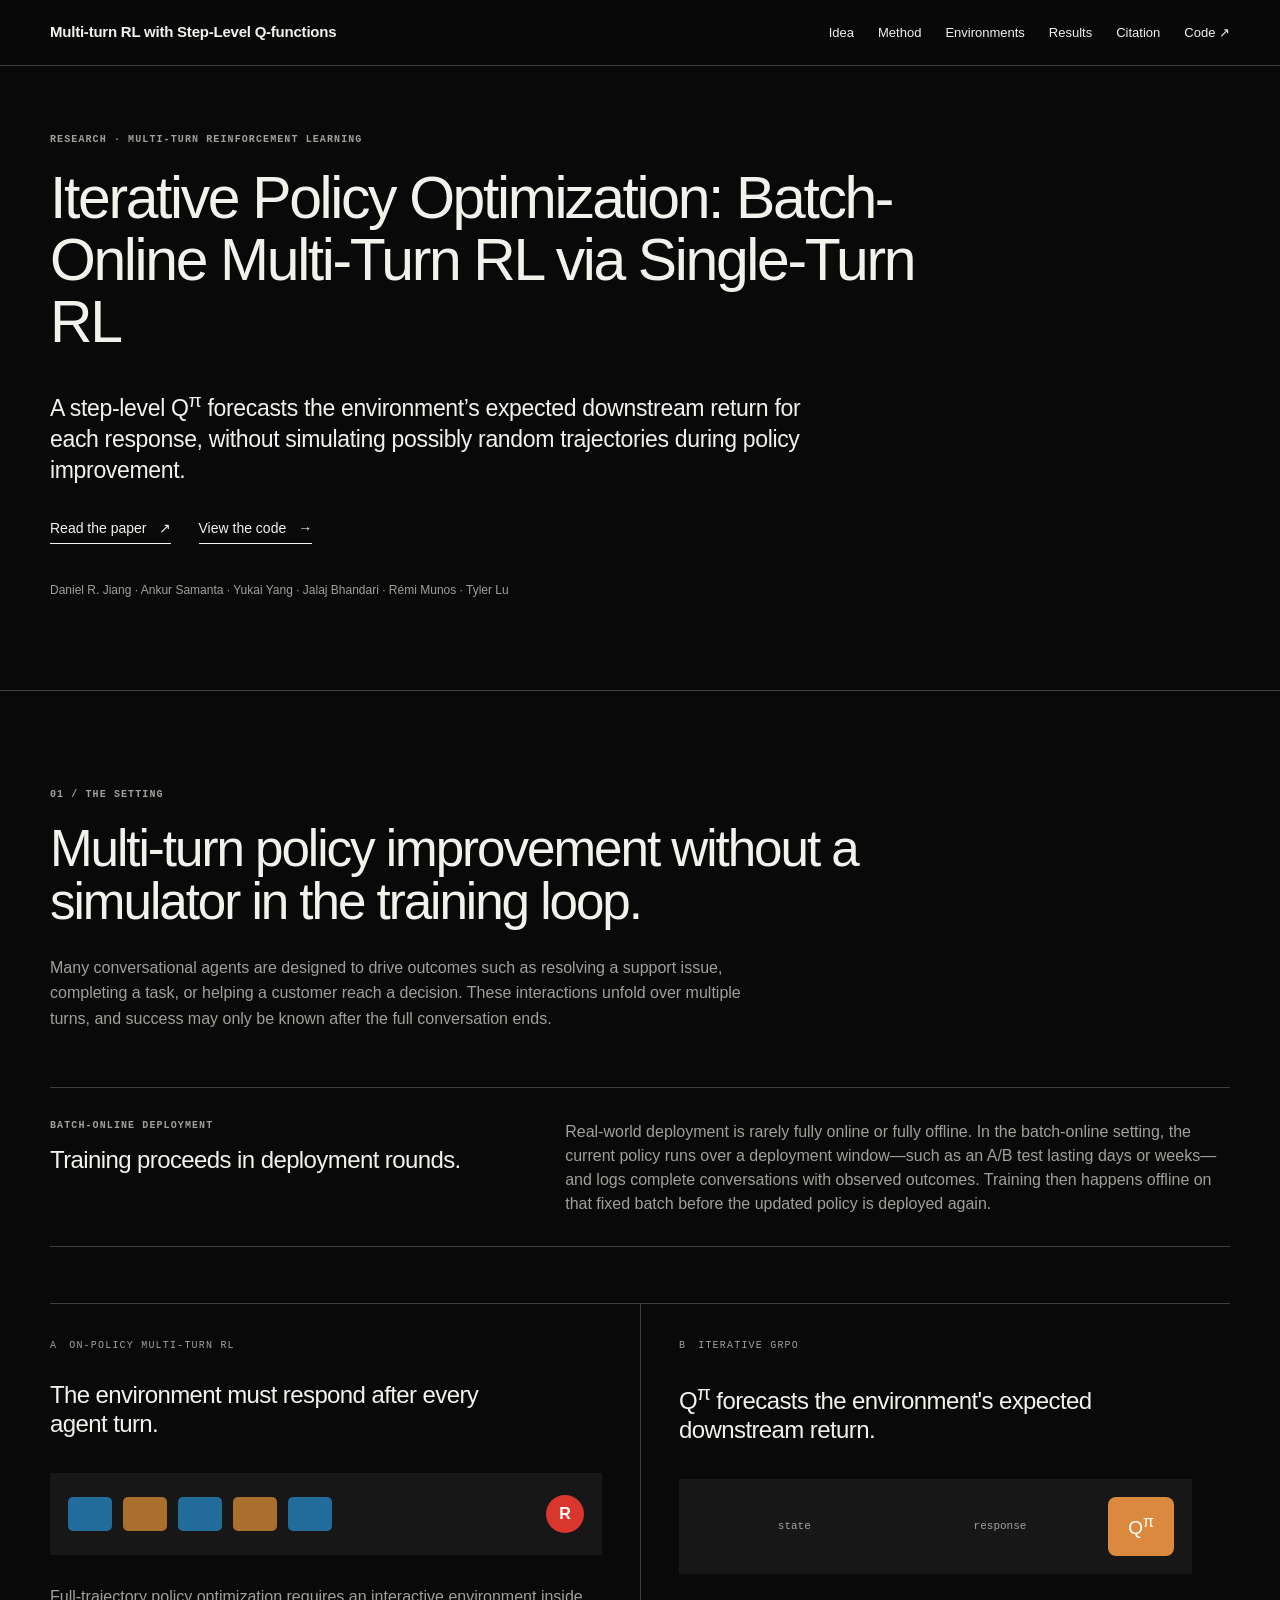
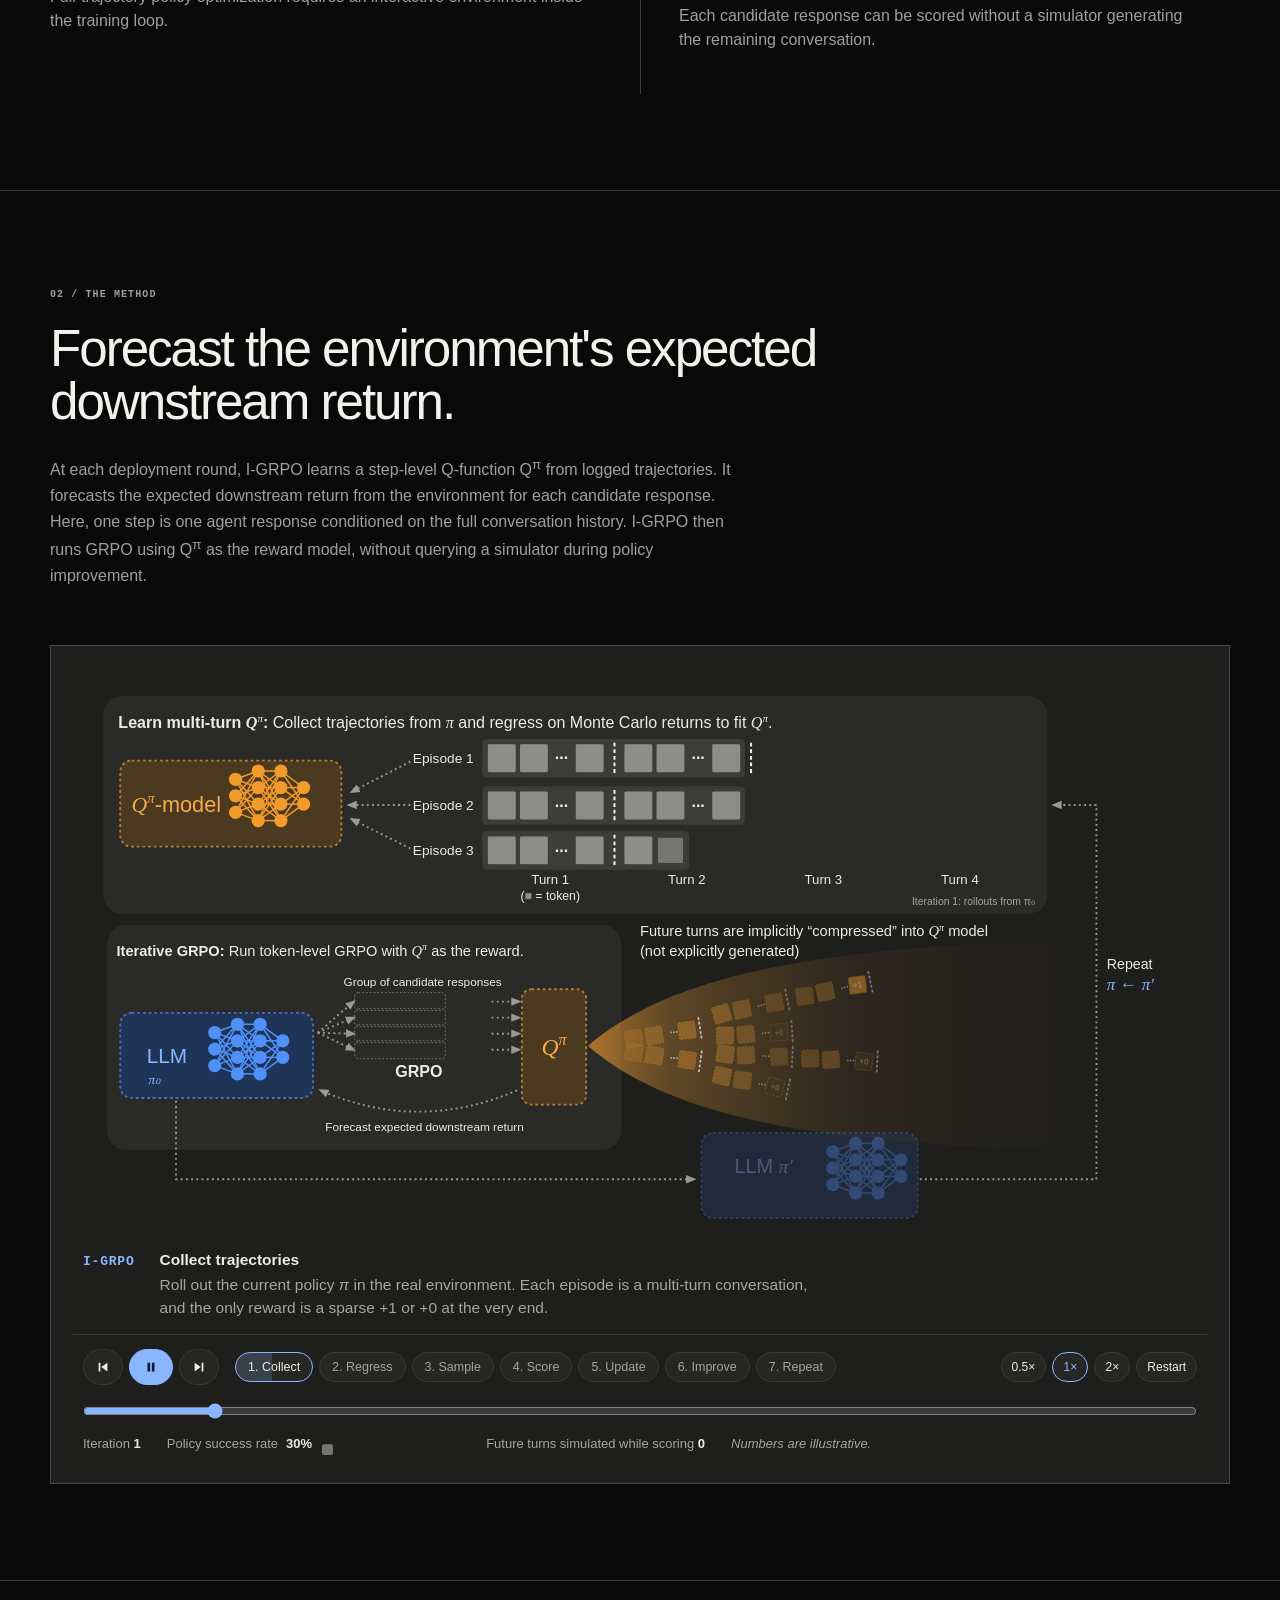
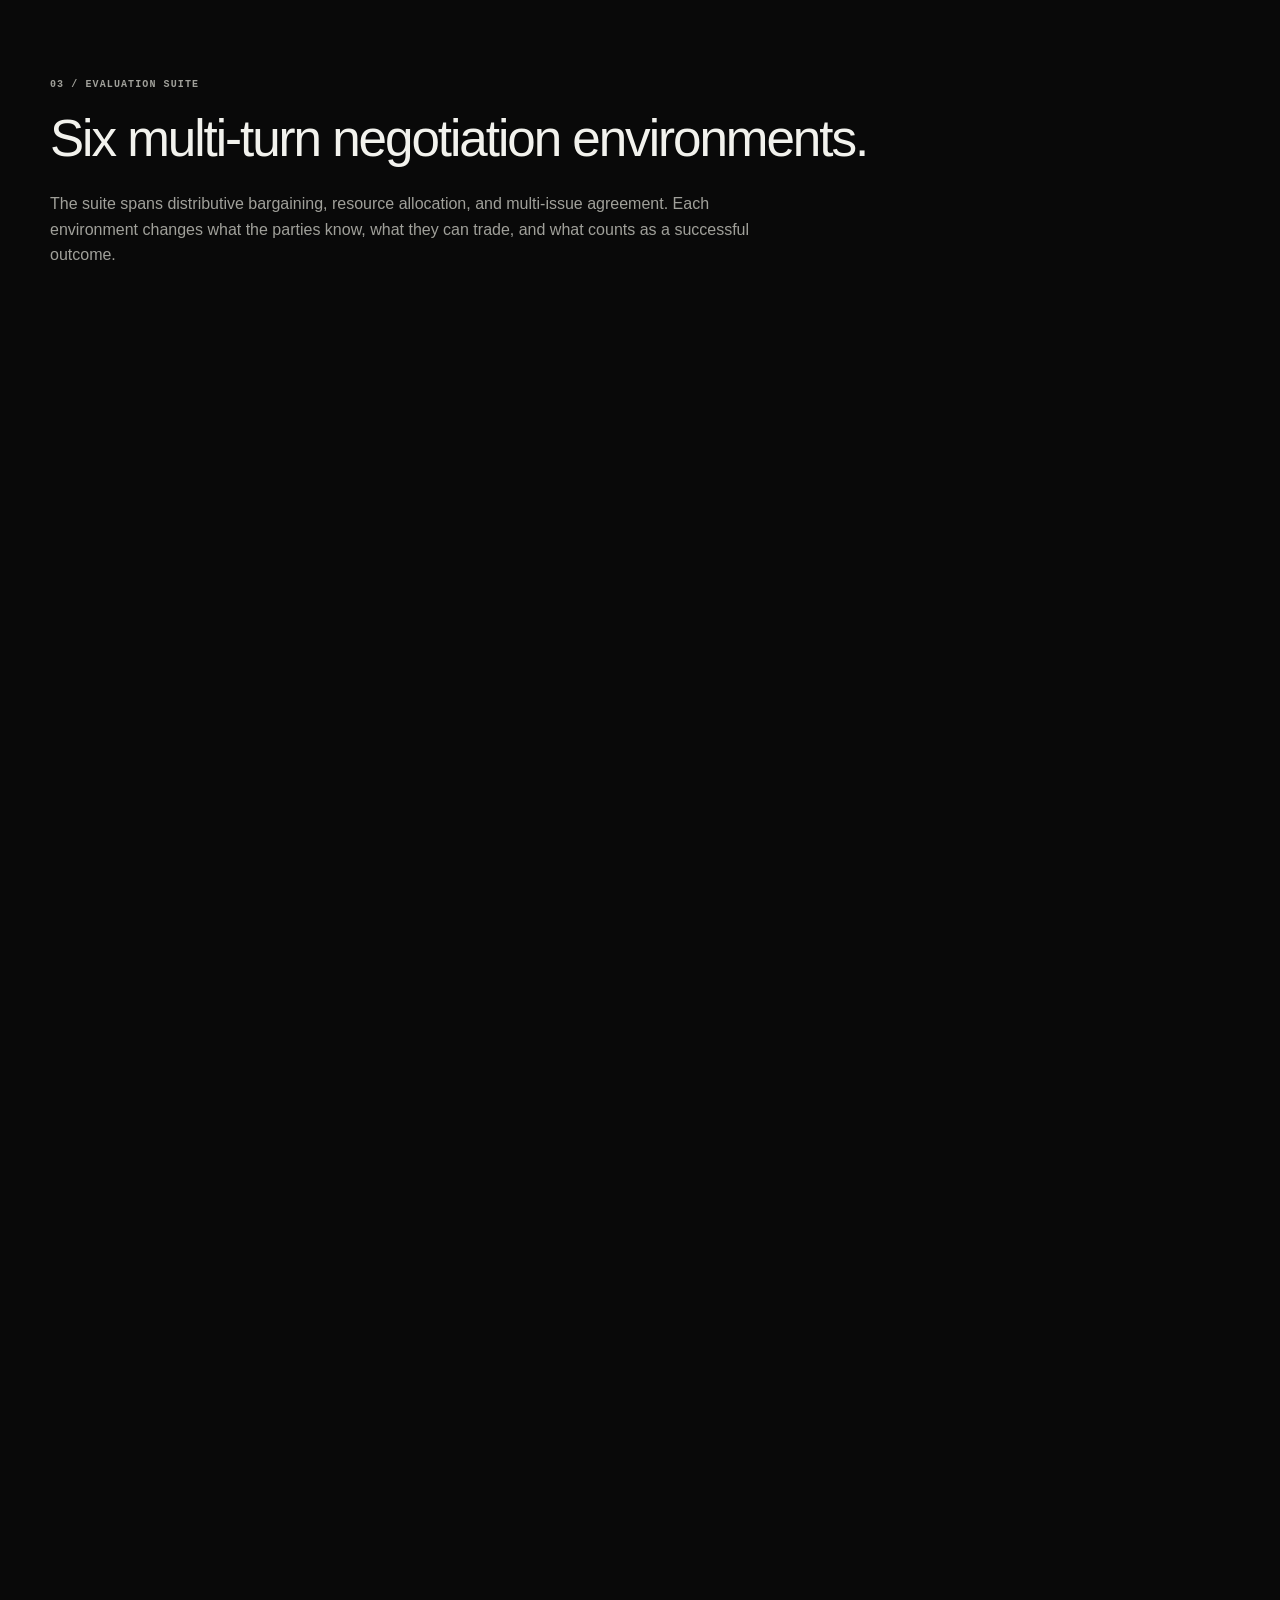
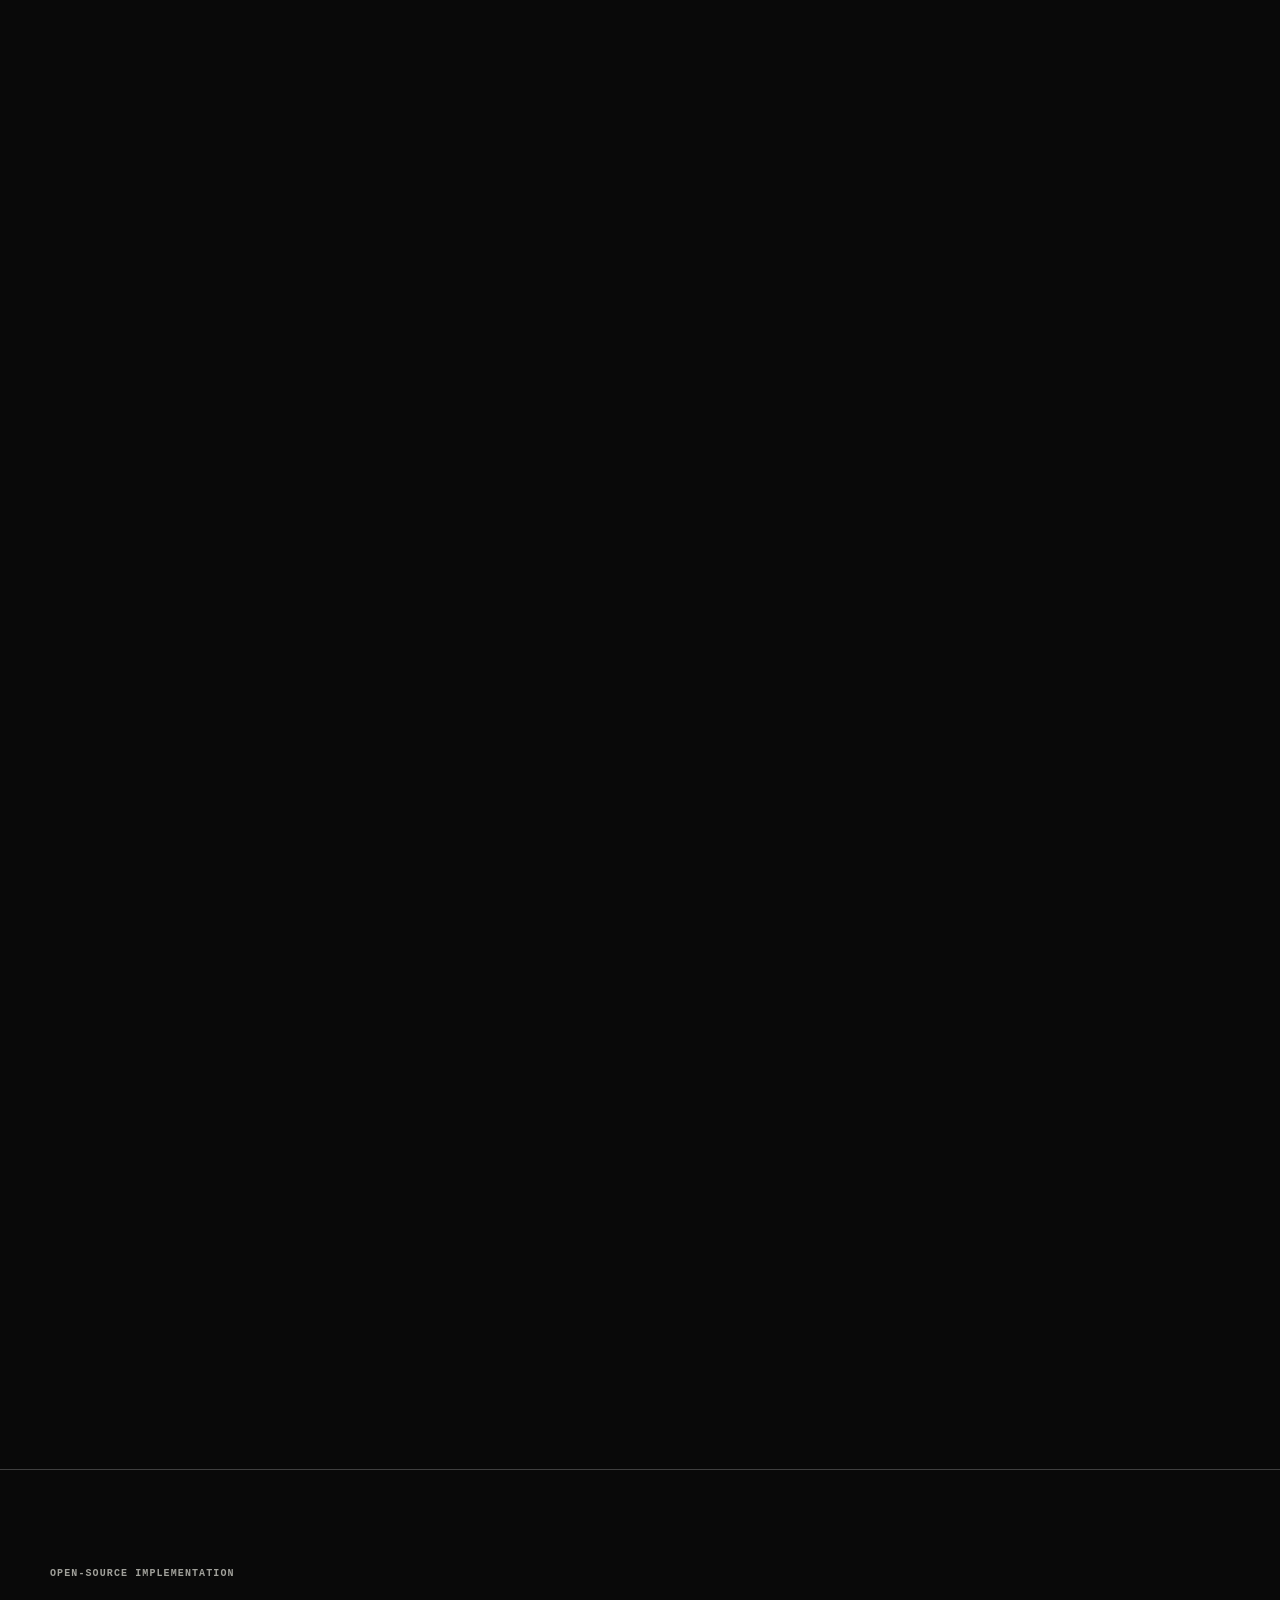
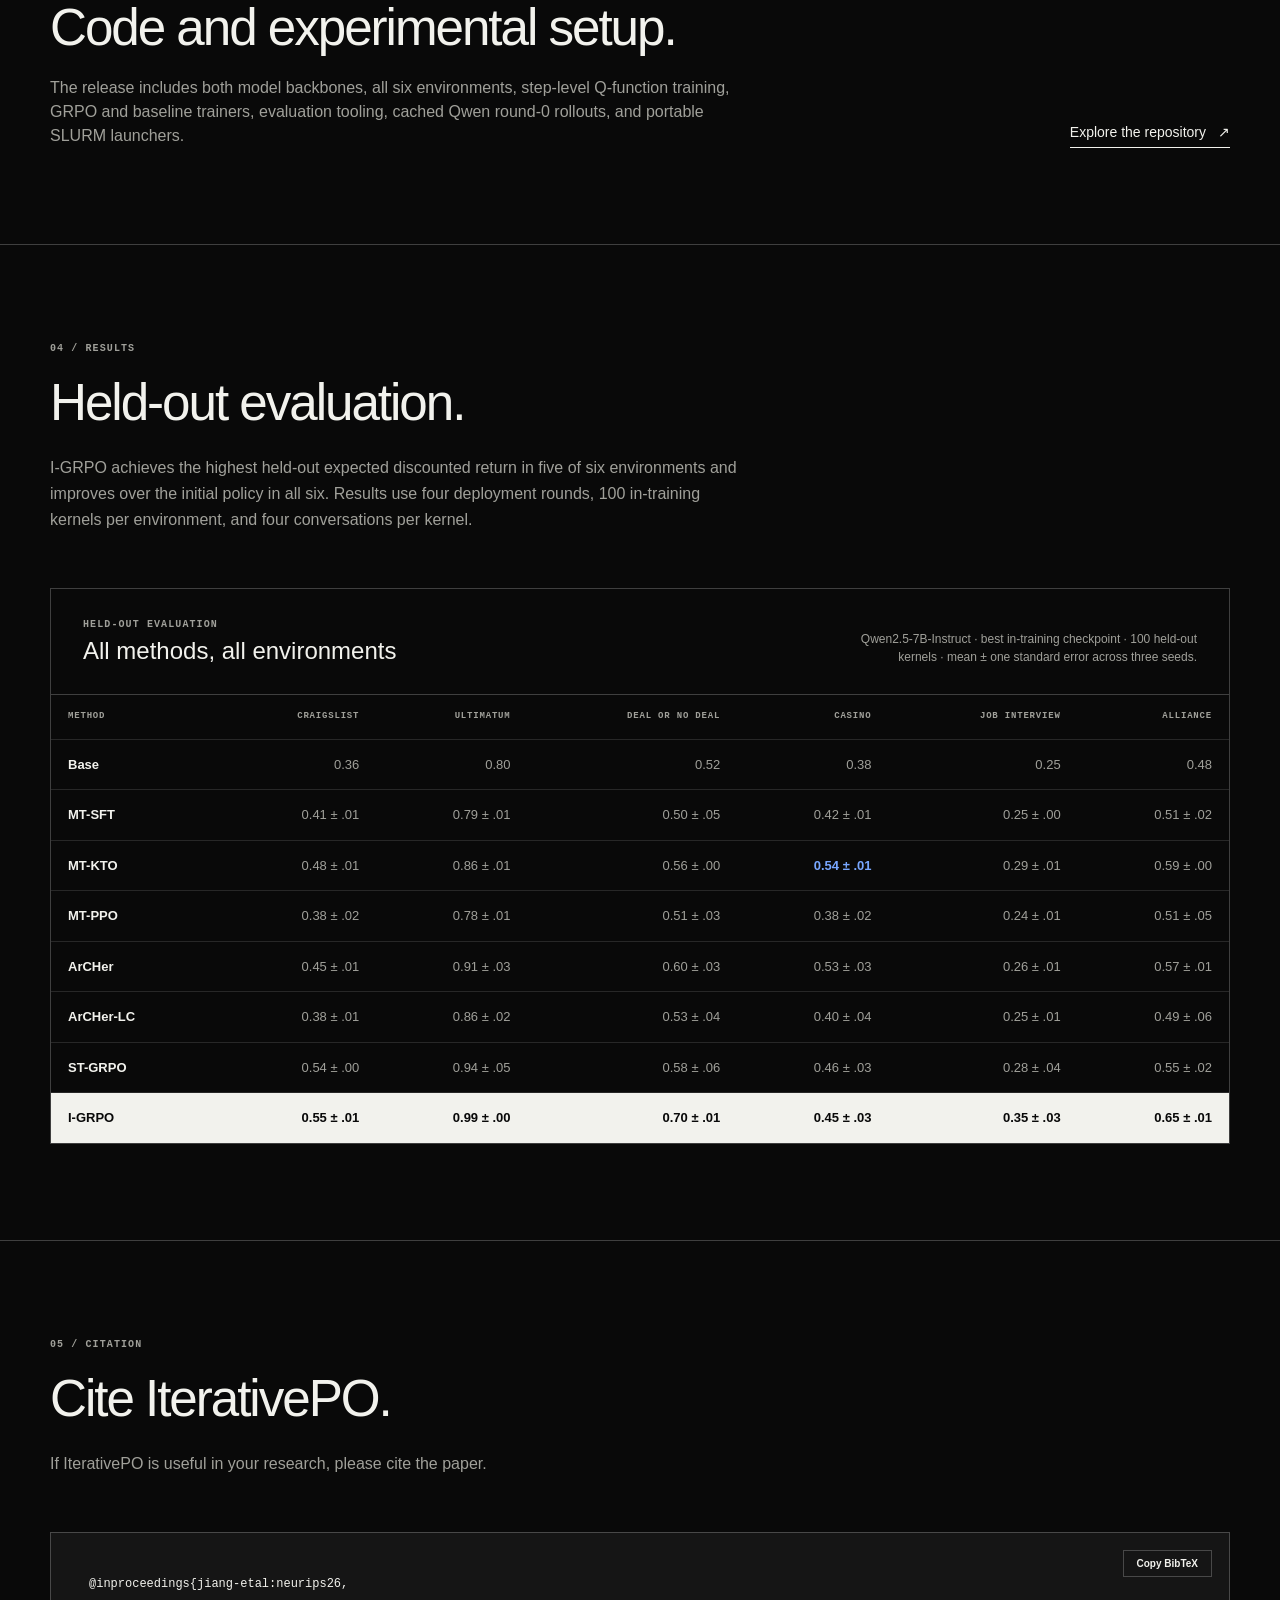
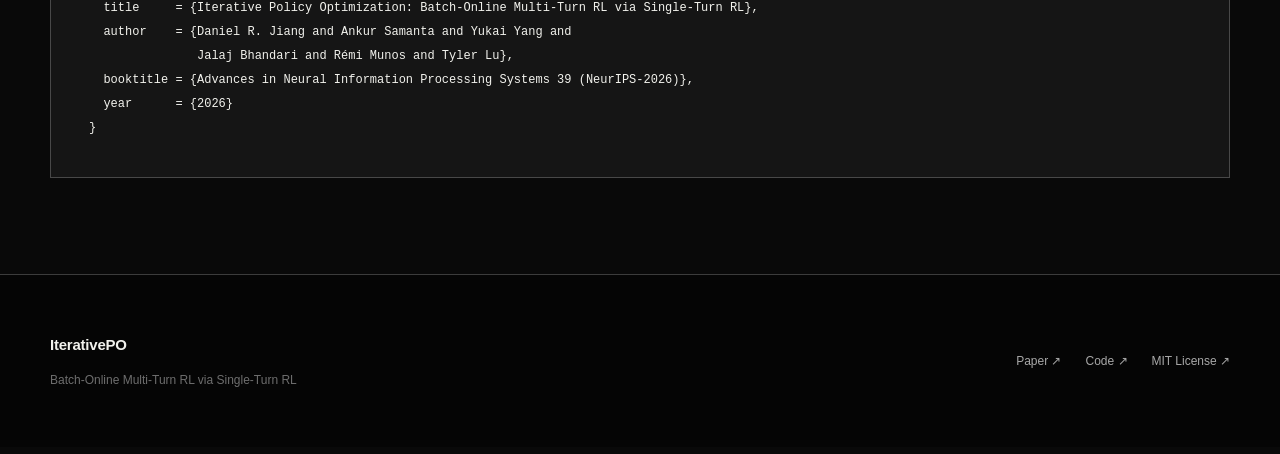
<file: site/index.html>
<!doctype html>
<html lang="en">
<head>
  <meta charset="utf-8">
  <meta name="viewport" content="width=device-width, initial-scale=1">
  <meta name="theme-color" content="#090909">
  <meta name="description" content="Iterative GRPO learns a step-level Q-function from logged conversations and uses it to improve multi-turn policies without a simulator inside the training loop.">
  <meta property="og:type" content="website">
  <meta property="og:title" content="Iterative Policy Optimization: Batch-Online Multi-Turn RL via Single-Turn RL">
  <meta property="og:description" content="Learn a step-level Q-function from logged conversations, then use it to improve the policy with Iterative GRPO.">
  <meta property="og:url" content="https://iterativegrpo.github.io/">
  <meta property="og:image" content="https://iterativegrpo.github.io/assets/igrpo_method.png">
  <meta name="twitter:card" content="summary_large_image">
  <title>Iterative Policy Optimization: Batch-Online Multi-Turn RL via Single-Turn RL</title>
  <link rel="icon" href="assets/favicon.svg" type="image/svg+xml">
  <script>document.documentElement.classList.add('js')</script>
  <link rel="stylesheet" href="styles.css">
  <script src="script.js" defer></script>
</head>
<body>
  <a class="skip-link" href="#main">Skip to content</a>
  <header class="site-header" data-header>
    <a class="wordmark" href="#top" aria-label="Iterative GRPO home">
      <span>Multi-turn RL with Step-Level Q-functions</span>
    </a>
    <button class="nav-toggle" type="button" aria-expanded="false" aria-controls="site-nav">
      <span></span><span></span><span></span>
      <span class="sr-only">Open navigation</span>
    </button>
    <nav class="site-nav" id="site-nav" aria-label="Main navigation">
      <a href="#idea">Idea</a>
      <a href="#method">Method</a>
      <a href="#environments">Environments</a>
      <a href="#results">Results</a>
      <a href="#citation">Citation</a>
      <a class="nav-code" href="https://github.com/IterativeGRPO/IterativeGRPO">Code <span aria-hidden="true">↗</span></a>
    </nav>
  </header>

  <main id="main">
    <section class="hero" id="top">
      <div class="hero-inner">
        <div class="hero-copy">
          <p class="eyebrow reveal">Research · Multi-turn reinforcement learning</p>
          <h1 class="reveal">Iterative Policy Optimization: Batch-Online Multi-Turn RL via Single-Turn RL</h1>
          <p class="hero-deck reveal">
            A step-level Q<sup>π</sup>
            forecasts the environment’s expected downstream return for each response,
            without simulating possibly random trajectories during policy improvement.
          </p>
          <div class="hero-actions reveal">
            <a class="button button-primary" href="https://arxiv.org/abs/2511.21638">Read the paper <span aria-hidden="true">↗</span></a>
            <a class="button button-secondary" href="https://github.com/IterativeGRPO/IterativeGRPO">View the code <span aria-hidden="true">→</span></a>
          </div>
          <p class="authors reveal">
            Daniel R. Jiang · Ankur Samanta · Yukai Yang · Jalaj Bhandari · Rémi Munos · Tyler Lu
          </p>
        </div>

      </div>

    </section>

    <section class="section problem" id="idea">
      <div class="section-heading reveal">
        <p class="section-number">01 / The setting</p>
        <h2>Multi-turn policy improvement without a simulator in the training loop.</h2>
        <p>
          Many conversational agents are designed to drive outcomes such as resolving a
          support issue, completing a task, or helping a customer reach a decision. These
          interactions unfold over multiple turns, and success may only be known after the
          full conversation ends.
        </p>
      </div>

      <div class="deployment-context reveal">
        <div>
          <p class="section-number">Batch-online deployment</p>
          <h3>Training proceeds in deployment rounds.</h3>
        </div>
        <p>
          Real-world deployment is rarely fully online or fully offline. In the batch-online
          setting, the current policy runs over a deployment window—such as an A/B test lasting
          days or weeks—and logs complete conversations with observed outcomes. Training then
          happens offline on that fixed batch before the updated policy is deployed again.
        </p>
      </div>

      <div class="comparison-grid">
        <article class="comparison-card conventional reveal">
          <div class="card-label"><span>A</span> On-policy multi-turn RL</div>
          <h3>The environment must respond after every agent turn.</h3>
          <div class="conversation-strip" aria-hidden="true">
            <i class="agent"></i><i class="user"></i><i class="agent"></i><i class="user"></i><i class="agent"></i><b>R</b>
          </div>
          <p>Full-trajectory policy optimization requires an interactive environment inside the training loop.</p>
        </article>
        <article class="comparison-card igrpo reveal">
          <div class="card-label"><span>B</span> Iterative GRPO</div>
          <h3>Q<sup>π</sup> forecasts the environment's expected downstream return.</h3>
          <div class="q-strip" aria-hidden="true"><i>state</i><i>response</i><b>Q<sup>π</sup></b></div>
          <p>Each candidate response can be scored without a simulator generating the remaining conversation.</p>
        </article>
      </div>
    </section>

    <section class="section method" id="method">
      <div class="section-heading narrow reveal">
        <p class="section-number">02 / The method</p>
        <h2>Forecast the environment's expected downstream return.</h2>
        <p>
          At each deployment round, I-GRPO learns a step-level Q-function Q<sup>π</sup>
          from logged trajectories. It forecasts the expected downstream return from the
          environment for each candidate response.
          Here, one step is one agent response conditioned on the full conversation history.
          I-GRPO then runs GRPO using Q<sup>π</sup> as the reward model, without querying
          a simulator during policy improvement.
        </p>
      </div>

      <div class="method-visual reveal">
        <iframe
          src="visual.html"
          title="Interactive animation of the Iterative GRPO training loop"
          loading="lazy"
          scrolling="no"
          data-method-visual></iframe>
        <noscript>
          <img src="assets/igrpo_method.png" alt="I-GRPO learns a step-level Q-function from logged multi-turn trajectories and uses it as the reward for policy improvement.">
        </noscript>
      </div>

    </section>

    <section class="section environments" id="environments">
      <div class="section-heading reveal">
        <p class="section-number">03 / Evaluation suite</p>
        <h2>Six multi-turn negotiation environments.</h2>
        <p>
          The suite spans distributive bargaining, resource allocation, and multi-issue
          agreement. Each environment changes what the parties know, what they can trade,
          and what counts as a successful outcome.
        </p>
      </div>
      <div class="environment-grid">
        <article class="env-card env-craigslist" data-motion>
          <header><span>01 · PRICE BARGAINING</span><h3>Craigslist</h3><p>A vendor and customer negotiate one price. The vendor sees the listing price; only the customer sees their target.</p></header>
          <svg class="env-scene" viewBox="0 0 560 280" role="img" aria-label="A buyer offer and seller ask converge on an agreed price between a private target and the listing price.">
            <text class="scene-kicker" x="26" y="32">ONE ITEM · ONE PRICE · ASYMMETRIC INFORMATION</text>
            <g class="private-card private-left"><rect x="26" y="52" width="142" height="62" rx="10"/><text x="40" y="74">VENDOR SEES</text><text class="scene-value" x="40" y="99" data-scene="list-price">LIST $100</text></g>
            <g class="private-card private-right"><rect x="392" y="52" width="142" height="62" rx="10"/><text x="406" y="74">CUSTOMER SEES</text><text class="scene-value" x="406" y="99" data-scene="buyer-target">TARGET $70</text></g>
            <line class="price-line" x1="70" y1="184" x2="490" y2="184"/>
            <g class="price-tick"><line x1="88" y1="176" x2="88" y2="194"/><text x="88" y="216">TARGET</text></g>
            <g class="price-tick"><line x1="472" y1="176" x2="472" y2="194"/><text x="472" y="216">LIST</text></g>
            <g class="offer offer-buyer"><path d="M116 142h116v32H116z"/><text x="174" y="163">BUYER OFFER</text></g>
            <g class="offer offer-seller"><path d="M328 142h116v32H328z"/><text x="386" y="163">SELLER ASK</text></g>
            <g class="agreement"><circle cx="280" cy="184" r="9"/><rect x="218" y="226" width="124" height="32" rx="16"/><text x="280" y="247" data-scene="agreed-price">AGREED $85</text></g>
          </svg>
          <div class="env-dialogue" aria-hidden="true"><div class="dialogue-head"><span>Conversation</span><b data-dialogue-status>NEW LISTING</b></div><div class="dialogue-log" data-dialogue-log></div><div class="dialogue-track" data-dialogue-track></div></div>
          <dl class="env-facts"><div><dt>Private state</dt><dd>Customer target</dd></div><div><dt>Outcome</dt><dd>Agreed price ÷ list price</dd></div></dl>
        </article>

        <article class="env-card env-ultimatum" data-motion>
          <header><span>02 · DISTRIBUTIVE BARGAINING</span><h3>Ultimatum</h3><p>The proposer divides a fixed pool. The responder can accept, reject, or counter—but disagreement destroys the pool for both.</p></header>
          <svg class="env-scene" viewBox="0 0 560 280" role="img" aria-label="A fixed pool of ten coins is split between proposer and responder, with acceptance preserving the pool and rejection yielding zero.">
            <text class="scene-kicker" x="26" y="32" data-scene="ultimatum-pool">POOL $500 · 6 ROUNDS · ACCEPTANCE RISK</text>
            <text class="role-label" x="94" y="72">PROPOSER</text><text class="role-label" x="466" y="72">RESPONDER</text>
            <g class="coin-pool">
              <circle cx="205" cy="126" r="17"/><circle cx="243" cy="126" r="17"/><circle cx="281" cy="126" r="17"/><circle cx="319" cy="126" r="17"/><circle cx="357" cy="126" r="17"/>
              <circle cx="205" cy="166" r="17"/><circle cx="243" cy="166" r="17"/><circle cx="281" cy="166" r="17"/><circle cx="319" cy="166" r="17"/><circle cx="357" cy="166" r="17"/>
            </g>
            <path class="split-line" d="M300 94v104"/><text class="split-label" x="280" y="220" data-scene="proposer-share">300</text><text class="split-label" x="319" y="220" data-scene="responder-share">200</text>
            <g class="decision accept"><rect x="54" y="226" width="145" height="32" rx="16"/><text x="126" y="247">ACCEPT → SPLIT</text></g>
            <g class="decision reject"><rect x="361" y="226" width="145" height="32" rx="16"/><text x="433" y="247">REJECT → 0 / 0</text></g>
          </svg>
          <div class="env-dialogue" aria-hidden="true"><div class="dialogue-head"><span>Conversation</span><b data-dialogue-status>NEW POOL</b></div><div class="dialogue-log" data-dialogue-log></div><div class="dialogue-track" data-dialogue-track></div></div>
          <dl class="env-facts"><div><dt>Leverage</dt><dd>Responder can destroy the pool</dd></div><div><dt>Outcome</dt><dd>Proposer share ÷ equal split</dd></div></dl>
        </article>

        <article class="env-card env-dond" data-motion>
          <header><span>03 · ITEM ALLOCATION</span><h3>Deal or No Deal</h3><p>Books, hats, and balls must all be allocated. Each side knows only its own per-item values, so useful trades have to be discovered in dialogue.</p></header>
          <svg class="env-scene" viewBox="0 0 560 280" role="img" aria-label="Books, hats, and balls move from a common pool into two allocations according to different private values, followed by explicit acceptance.">
            <text class="scene-kicker" x="26" y="32" data-scene="dond-pool">POOL: 2 BOOKS · 1 HAT · 2 BALLS</text>
            <g class="value-panel values-a"><rect x="26" y="54" width="126" height="104" rx="10"/><text x="40" y="76">MY VALUES</text><text x="40" y="101" data-scene="book-value">BOOK 1</text><text x="40" y="124" data-scene="hat-value">HAT 4</text><text x="40" y="147" data-scene="ball-value">BALL 2</text></g>
            <g class="value-panel values-b"><rect x="408" y="54" width="126" height="104" rx="10"/><text x="422" y="76">THEIR VALUES</text><text x="422" y="101">BOOK ?</text><text x="422" y="124">HAT ?</text><text x="422" y="147">BALL ?</text></g>
            <g class="item-pool"><text x="280" y="72">POOL</text><g class="item item-book"><rect x="204" y="92" width="42" height="55" rx="3"/><line x1="213" y1="104" x2="237" y2="104"/><line x1="213" y1="114" x2="237" y2="114"/></g><g class="item item-hat"><path d="M259 126h56l-8 16h-40zM271 126l5-31h22l5 31z"/></g><g class="item item-ball"><circle cx="350" cy="120" r="27"/><path d="M328 120h44M350 98v44"/></g></g>
            <path class="allocation-path path-a" d="M278 163C240 192 196 196 144 208"/><path class="allocation-path path-b" d="M300 163c40 29 86 33 134 45"/>
            <g class="allocation"><rect x="55" y="190" width="142" height="36" rx="8"/><text x="126" y="213" data-scene="mine-allocation">MINE: HATS</text></g>
            <g class="allocation"><rect x="363" y="190" width="142" height="36" rx="8"/><text x="434" y="213" data-scene="their-allocation">THEIRS: BOOKS + BALLS</text></g>
            <g class="accept-stamp"><rect x="222" y="236" width="116" height="30" rx="15"/><text x="280" y="256">PROPOSE → ACCEPT</text></g>
          </svg>
          <div class="env-dialogue" aria-hidden="true"><div class="dialogue-head"><span>Conversation</span><b data-dialogue-status>NEW ITEM POOL</b></div><div class="dialogue-log" data-dialogue-log></div><div class="dialogue-track" data-dialogue-track></div></div>
          <dl class="env-facts"><div><dt>Private state</dt><dd>Different item values</dd></div><div><dt>Closure</dt><dd>Valid proposal + explicit accept</dd></div></dl>
        </article>

        <article class="env-card env-casino" data-motion>
          <header><span>04 · PRIORITY TRADING</span><h3>CaSiNo</h3><p>Two campers divide three packages each of food, water, and firewood. Private priority rankings and reasons create opportunities for logrolling.</p></header>
          <svg class="env-scene" viewBox="0 0 560 280" role="img" aria-label="Two campers with different high, medium, and low priorities trade nine campsite supply packages.">
            <text class="scene-kicker" x="26" y="32">3 × FOOD · 3 × WATER · 3 × FIREWOOD</text>
            <g class="priority-panel camper-a"><rect x="26" y="52" width="138" height="110" rx="10"/><text x="40" y="74">CAMPER A</text><text class="priority high" x="40" y="101" data-scene="camper-a-high">HIGH  WATER</text><text class="priority medium" x="40" y="125" data-scene="camper-a-medium">MED   FOOD</text><text class="priority low" x="40" y="149" data-scene="camper-a-low">LOW   FIREWOOD</text></g>
            <g class="priority-panel camper-b"><rect x="396" y="52" width="138" height="110" rx="10"/><text x="410" y="74">CAMPER B</text><text class="priority high" x="410" y="101" data-scene="camper-b-high">HIGH  FIREWOOD</text><text class="priority medium" x="410" y="125" data-scene="camper-b-medium">MED   FOOD</text><text class="priority low" x="410" y="149" data-scene="camper-b-low">LOW   WATER</text></g>
            <g class="supply supply-food"><text x="280" y="72">FOOD</text><rect x="232" y="86" width="28" height="28" rx="5"/><rect x="266" y="86" width="28" height="28" rx="5"/><rect x="300" y="86" width="28" height="28" rx="5"/></g>
            <g class="supply supply-water"><text x="280" y="144">WATER</text><rect x="232" y="158" width="28" height="28" rx="14"/><rect x="266" y="158" width="28" height="28" rx="14"/><rect x="300" y="158" width="28" height="28" rx="14"/></g>
            <g class="supply supply-fire"><text x="280" y="216">FIREWOOD</text><rect x="232" y="230" width="28" height="12" rx="6"/><rect x="266" y="230" width="28" height="12" rx="6"/><rect x="300" y="230" width="28" height="12" rx="6"/></g>
            <path class="trade-arrow trade-left" d="M226 173C195 173 181 160 169 140"/><path class="trade-arrow trade-right" d="M334 235c31 0 45-18 57-51"/>
            <text class="trade-note" x="280" y="268">TRADE LOW PRIORITY FOR HIGH PRIORITY</text>
          </svg>
          <div class="env-dialogue" aria-hidden="true"><div class="dialogue-head"><span>Conversation</span><b data-dialogue-status>NEW CAMPSITE</b></div><div class="dialogue-log" data-dialogue-log></div><div class="dialogue-track" data-dialogue-track></div></div>
          <dl class="env-facts"><div><dt>Private state</dt><dd>High / medium / low priorities</dd></div><div><dt>Opportunity</dt><dd>Trade across differing needs</dd></div></dl>
        </article>

        <article class="env-card env-job" data-motion>
          <header><span>05 · LINKED ISSUES</span><h3>Job Interview</h3><p>A recruiter and worker negotiate five terms at once. Salary and holiday preferences oppose; the value of a position also depends on the company.</p></header>
          <svg class="env-scene" viewBox="0 0 560 280" role="img" aria-label="A five-row job offer combines salary and holiday sliders with workplace, company, and position choices, including a link from company to position.">
            <text class="scene-kicker" x="26" y="32">ONE OFFER · FIVE COUPLED TERMS</text>
            <g class="offer-sheet"><rect x="52" y="50" width="456" height="196" rx="14"/>
              <g class="offer-row row-salary"><text x="76" y="81">SALARY</text><line x1="200" y1="76" x2="464" y2="76"/><circle cx="346" cy="76" r="8"/><text class="range-min" x="194" y="94">20K</text><text class="range-max" x="466" y="94">51K</text></g>
              <g class="offer-row row-holiday"><text x="76" y="119">HOLIDAY</text><line x1="200" y1="114" x2="464" y2="114"/><circle cx="312" cy="114" r="8"/><text class="range-min" x="194" y="132">2 DAYS</text><text class="range-max" x="466" y="132">7 DAYS</text></g>
              <g class="offer-row"><text x="76" y="158">WORKPLACE</text><rect x="296" y="140" width="94" height="25" rx="12"/><text class="choice" x="343" y="157" data-scene="job-workplace">TOKYO</text></g>
              <g class="offer-row row-company"><text x="76" y="194">COMPANY</text><rect x="251" y="176" width="92" height="25" rx="12"/><text class="choice" x="297" y="193" data-scene="job-company">APPLE</text></g>
              <g class="offer-row row-position"><text x="76" y="229">POSITION</text><rect x="356" y="211" width="108" height="25" rx="12"/><text class="choice" x="410" y="228" data-scene="job-position">DESIGNER</text></g>
              <path class="dependency" d="M343 188C365 185 376 198 385 211"/><text class="dependency-label" x="397" y="192">VALUE DEPENDS ON</text>
            </g>
          </svg>
          <div class="env-dialogue" aria-hidden="true"><div class="dialogue-head"><span>Conversation</span><b data-dialogue-status>NEW CANDIDATE</b></div><div class="dialogue-log" data-dialogue-log></div><div class="dialogue-track" data-dialogue-track></div></div>
          <dl class="env-facts"><div><dt>Trade space</dt><dd>2 numeric + 3 discrete issues</dd></div><div><dt>Dependency</dt><dd>Company changes position value</dd></div></dl>
        </article>

        <article class="env-card env-alliance" data-motion>
          <header><span>06 · MULTI-STAKEHOLDER</span><h3>Alliance</h3><p>Two stakeholders negotiate five project issues. Each has a private option-score matrix and a private minimum acceptable score—their BATNA.</p></header>
          <svg class="env-scene" viewBox="0 0 560 280" role="img" aria-label="Two private score matrices evaluate one five-issue project agreement, and both totals must cross their BATNA thresholds.">
            <text class="scene-kicker" x="26" y="32">5 ISSUES · PRIVATE SCORES · TWO BATNA THRESHOLDS</text>
            <g class="matrix matrix-a"><text x="84" y="67">STAKEHOLDER A</text><rect x="28" y="80" width="184" height="112" rx="10"/>
              <g class="matrix-cells"><rect x="44" y="96" width="28" height="14"/><rect x="78" y="96" width="70" height="14"/><rect x="154" y="96" width="42" height="14"/><rect x="44" y="118" width="72" height="14"/><rect x="122" y="118" width="34" height="14"/><rect x="162" y="118" width="34" height="14"/><rect x="44" y="140" width="45" height="14"/><rect x="95" y="140" width="101" height="14"/><rect x="44" y="162" width="92" height="14"/><rect x="142" y="162" width="54" height="14"/></g>
            </g>
            <g class="matrix matrix-b"><text x="476" y="67">STAKEHOLDER B</text><rect x="348" y="80" width="184" height="112" rx="10"/>
              <g class="matrix-cells"><rect x="364" y="96" width="62" height="14"/><rect x="432" y="96" width="84" height="14"/><rect x="364" y="118" width="36" height="14"/><rect x="406" y="118" width="76" height="14"/><rect x="488" y="118" width="28" height="14"/><rect x="364" y="140" width="91" height="14"/><rect x="461" y="140" width="55" height="14"/><rect x="364" y="162" width="52" height="14"/><rect x="422" y="162" width="94" height="14"/></g>
            </g>
            <g class="joint-deal"><rect x="228" y="82" width="104" height="108" rx="12"/><text x="280" y="106">DEAL</text><text class="deal-code" x="280" y="132" data-scene="alliance-deal-1">A1 · B2</text><text class="deal-code" x="280" y="153" data-scene="alliance-deal-2">C3 · D1</text><text class="deal-code" x="280" y="174" data-scene="alliance-deal-3">E4</text></g>
            <g class="batna batna-a"><text x="28" y="220">A SCORE</text><rect x="102" y="209" width="165" height="12" rx="6"/><line x1="190" y1="204" x2="190" y2="226"/><circle cx="232" cy="215" r="7"/></g>
            <g class="batna batna-b"><text x="294" y="220">B SCORE</text><rect x="368" y="209" width="164" height="12" rx="6"/><line x1="450" y1="204" x2="450" y2="226"/><circle cx="491" cy="215" r="7"/></g>
            <text class="threshold-note" x="280" y="258">AGREEMENT ONLY IF BOTH SCORES CLEAR BATNA</text>
          </svg>
          <div class="env-dialogue" aria-hidden="true"><div class="dialogue-head"><span>Conversation</span><b data-dialogue-status>NEW PROJECT</b></div><div class="dialogue-log" data-dialogue-log></div><div class="dialogue-track" data-dialogue-track></div></div>
          <dl class="env-facts"><div><dt>Private state</dt><dd>Option scores + BATNA</dd></div><div><dt>Feasibility</dt><dd>Both thresholds must be met</dd></div></dl>
        </article>
      </div>
    </section>

    <section class="section release" id="code">
      <div class="release-card reveal">
        <div>
          <p class="section-number">Open-source implementation</p>
        <h2>Code and experimental setup.</h2>
          <p>
            The release includes both model backbones, all six environments, step-level
            Q-function training, GRPO and baseline trainers, evaluation tooling, cached
            Qwen round-0 rollouts, and portable SLURM launchers.
          </p>
        </div>
        <a class="button button-dark" href="https://github.com/IterativeGRPO/IterativeGRPO">Explore the repository <span aria-hidden="true">↗</span></a>
      </div>
    </section>

    <section class="section results" id="results">
      <div class="section-heading reveal">
        <p class="section-number">04 / Results</p>
        <h2>Held-out evaluation.</h2>
        <p>
          I-GRPO achieves the highest held-out expected discounted return in five of six
          environments and improves over the initial policy in all six. Results use four
          deployment rounds, 100 in-training kernels per environment, and four conversations
          per kernel.
        </p>
      </div>

      <div class="table-wrap reveal">
        <div class="table-heading">
          <div><span class="result-index">Held-out evaluation</span><h3>All methods, all environments</h3></div>
          <p>Qwen2.5-7B-Instruct · best in-training checkpoint · 100 held-out kernels · mean ± one standard error across three seeds.</p>
        </div>
        <div class="table-scroll">
          <table>
            <thead><tr><th>Method</th><th>Craigslist</th><th>Ultimatum</th><th>Deal or No Deal</th><th>CaSiNo</th><th>Job Interview</th><th>Alliance</th></tr></thead>
            <tbody>
              <tr><th>Base</th><td>0.36</td><td>0.80</td><td>0.52</td><td>0.38</td><td>0.25</td><td>0.48</td></tr>
              <tr><th>MT-SFT</th><td>0.41 ± .01</td><td>0.79 ± .01</td><td>0.50 ± .05</td><td>0.42 ± .01</td><td>0.25 ± .00</td><td>0.51 ± .02</td></tr>
              <tr><th>MT-KTO</th><td>0.48 ± .01</td><td>0.86 ± .01</td><td>0.56 ± .00</td><td class="best-other">0.54 ± .01</td><td>0.29 ± .01</td><td>0.59 ± .00</td></tr>
              <tr><th>MT-PPO</th><td>0.38 ± .02</td><td>0.78 ± .01</td><td>0.51 ± .03</td><td>0.38 ± .02</td><td>0.24 ± .01</td><td>0.51 ± .05</td></tr>
              <tr><th>ArCHer</th><td>0.45 ± .01</td><td>0.91 ± .03</td><td>0.60 ± .03</td><td>0.53 ± .03</td><td>0.26 ± .01</td><td>0.57 ± .01</td></tr>
              <tr><th>ArCHer-LC</th><td>0.38 ± .01</td><td>0.86 ± .02</td><td>0.53 ± .04</td><td>0.40 ± .04</td><td>0.25 ± .01</td><td>0.49 ± .06</td></tr>
              <tr><th>ST-GRPO</th><td>0.54 ± .00</td><td>0.94 ± .05</td><td>0.58 ± .06</td><td>0.46 ± .03</td><td>0.28 ± .04</td><td>0.55 ± .02</td></tr>
              <tr class="ours"><th>I-GRPO</th><td>0.55 ± .01</td><td>0.99 ± .00</td><td>0.70 ± .01</td><td>0.45 ± .03</td><td>0.35 ± .03</td><td>0.65 ± .01</td></tr>
            </tbody>
          </table>
        </div>
      </div>
    </section>

    <section class="section citation" id="citation">
      <div class="section-heading narrow reveal">
        <p class="section-number">05 / Citation</p>
        <h2>Cite IterativePO.</h2>
        <p>If IterativePO is useful in your research, please cite the paper.</p>
      </div>
      <div class="citation-box reveal">
        <pre><code id="bibtex">@inproceedings{jiang-etal:neurips26,
  title     = {Iterative Policy Optimization: Batch-Online Multi-Turn RL via Single-Turn RL},
  author    = {Daniel R. Jiang and Ankur Samanta and Yukai Yang and
               Jalaj Bhandari and Rémi Munos and Tyler Lu},
  booktitle = {Advances in Neural Information Processing Systems 39 (NeurIPS-2026)},
  year      = {2026}
}</code></pre>
        <button class="copy-button" type="button" data-copy aria-label="Copy BibTeX citation"><span data-copy-label>Copy BibTeX</span></button>
      </div>
    </section>
  </main>

  <footer class="site-footer">
    <div>
      <a class="wordmark footer-mark" href="#top"><span>IterativePO</span></a>
      <p>Batch-Online Multi-Turn RL via Single-Turn RL</p>
    </div>
    <div class="footer-links">
      <a href="https://arxiv.org/abs/2511.21638">Paper ↗</a>
      <a href="https://github.com/IterativeGRPO/IterativeGRPO">Code ↗</a>
      <a href="https://github.com/IterativeGRPO/IterativeGRPO/blob/main/LICENSE">MIT License ↗</a>
    </div>
  </footer>
</body>
</html>
</file>
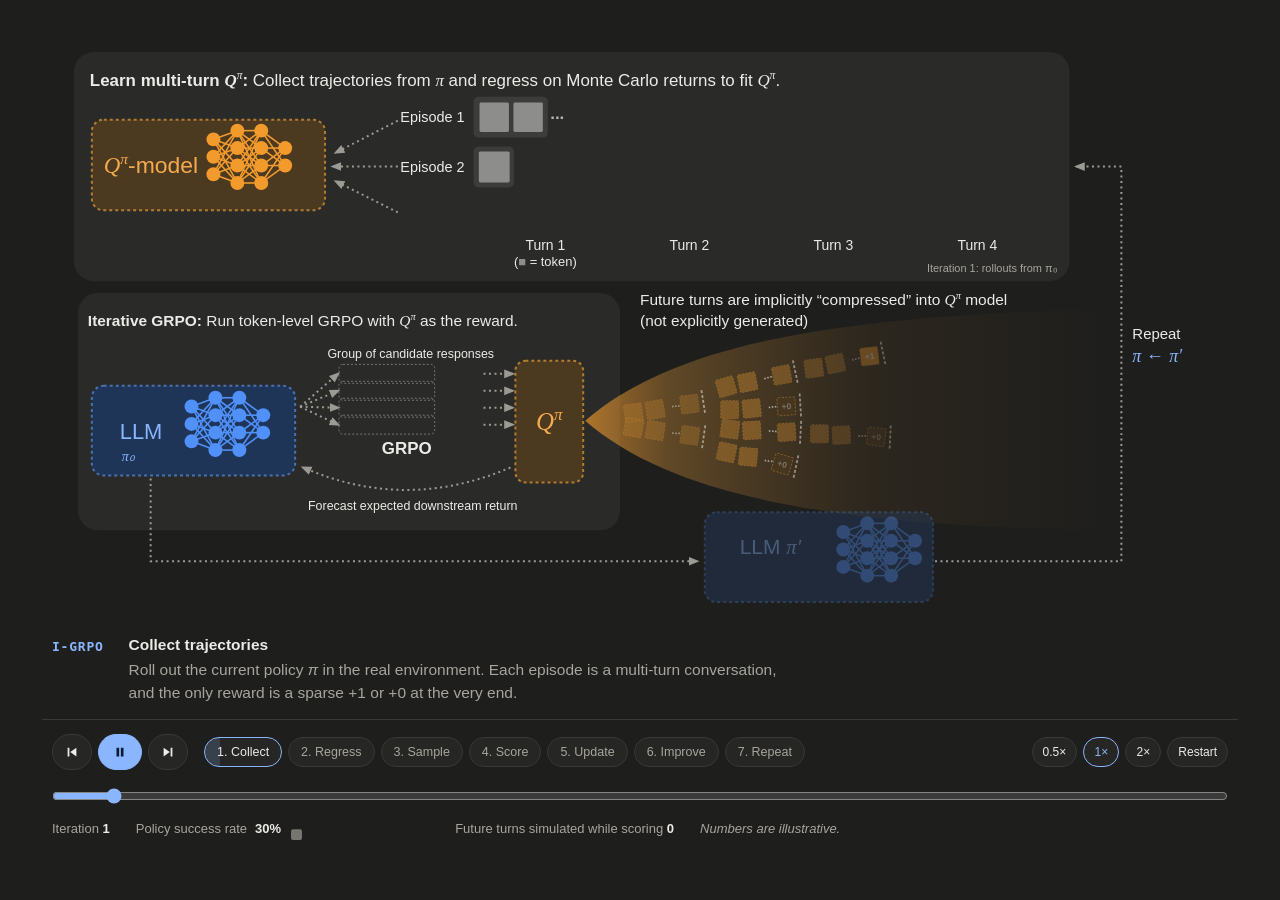
<file: site/visual.html>
<!doctype html>
<html lang="en" data-theme="dark">
<head>
  <meta charset="utf-8">
  <meta name="viewport" content="width=device-width, initial-scale=1, viewport-fit=cover">
  <title>I-GRPO animated method</title>
  <link rel="stylesheet" href="visual.css">
</head>
<body>
  <main class="wrap">
    <div class="card">
      <div class="fig-scroll">
        <svg id="fig" viewBox="0 0 1200 600" role="img" aria-labelledby="figTitle">
          <title id="figTitle">Animated I-GRPO diagram: collect multi-turn episodes, fit Q-pi on Monte Carlo returns, score a group of responses with Q-pi, run GRPO, and repeat with the improved policy.</title>
        </svg>
      </div>

      <div class="caption" aria-live="polite">
        <div class="tag">I-GRPO</div>
        <div>
          <p class="ph-title" id="phTitle"></p>
          <p class="ph-text" id="phText"></p>
        </div>
      </div>

      <div class="controls">
        <div class="transport">
          <button class="btn" id="prev" aria-label="Previous step"><svg viewBox="0 0 16 16"><path d="M3 3h2v10H3zM13 3v10L6 8z"/></svg></button>
          <button class="btn primary" id="play" aria-label="Pause"><svg viewBox="0 0 16 16" id="playIcon"><path d="M4 3h3v10H4zM9 3h3v10H9z"/></svg></button>
          <button class="btn" id="next" aria-label="Next step"><svg viewBox="0 0 16 16"><path d="M11 3h2v10h-2zM3 3v10l7-5z"/></svg></button>
        </div>
        <div class="phases" id="phases" role="group" aria-label="Jump to step"></div>
        <div class="speed" role="group" aria-label="Speed">
          <button class="btn" data-speed="0.5" aria-pressed="false">0.5×</button>
          <button class="btn" data-speed="1" aria-pressed="true">1×</button>
          <button class="btn" data-speed="2" aria-pressed="false">2×</button>
          <button class="btn" id="restart">Restart</button>
        </div>
      </div>
      <input class="scrub" id="scrub" type="range" min="0" max="21" step="0.01" value="0" aria-label="Position within this iteration">
      <div class="stats">
        <span>Iteration <b id="iter">1</b></span>
        <span class="succ">Policy success rate <b id="succ">30%</b><svg id="spark" width="140" height="26" viewBox="0 0 140 26" aria-hidden="true"></svg></span>
        <span>Future turns simulated while scoring <b>0</b></span>
        <span class="note">Numbers are illustrative.</span>
      </div>
    </div>
  </main>
  <script src="visual.js"></script>
</body>
</html>
</file>
<file: site/styles.css>
:root {
  --night: #071821;
  --night-soft: #0d2733;
  --ink: #102936;
  --paper: #f4f0e6;
  --paper-light: #fcfaf4;
  --blue: #278ed0;
  --blue-bright: #67d8ff;
  --orange: #f19a38;
  --orange-bright: #ffb14a;
  --red: #d9362e;
  --green: #268c67;
  --muted: #66777d;
  --line: rgba(16, 41, 54, 0.14);
  --content: 1180px;
  --serif: Iowan Old Style, Baskerville, "Times New Roman", serif;
  --sans: Inter, ui-sans-serif, -apple-system, BlinkMacSystemFont, "Segoe UI", sans-serif;
  --mono: "SFMono-Regular", Consolas, "Liberation Mono", monospace;
}

* { box-sizing: border-box; }

html {
  scroll-behavior: smooth;
  scroll-padding-top: 86px;
}

body {
  margin: 0;
  color: var(--ink);
  background: var(--paper);
  font-family: var(--sans);
  font-size: 16px;
  line-height: 1.6;
  -webkit-font-smoothing: antialiased;
}

body::selection { color: var(--night); background: var(--orange-bright); }
a { color: inherit; }
img { display: block; max-width: 100%; }
button, a { -webkit-tap-highlight-color: transparent; }

.sr-only {
  position: absolute;
  width: 1px;
  height: 1px;
  padding: 0;
  margin: -1px;
  overflow: hidden;
  clip: rect(0, 0, 0, 0);
  white-space: nowrap;
  border: 0;
}

.skip-link {
  position: fixed;
  z-index: 100;
  top: 12px;
  left: 12px;
  padding: 10px 16px;
  color: var(--night);
  background: var(--orange-bright);
  transform: translateY(-160%);
}

.skip-link:focus { transform: none; }

.site-header {
  position: fixed;
  z-index: 50;
  top: 0;
  left: 0;
  width: 100%;
  min-height: 72px;
  display: flex;
  align-items: center;
  justify-content: space-between;
  padding: 12px max(28px, calc((100vw - var(--content)) / 2));
  color: #f8f6ee;
  transition: background-color 180ms ease, box-shadow 180ms ease;
}

.site-header.scrolled {
  background: rgba(7, 24, 33, 0.94);
  box-shadow: 0 1px 0 rgba(255, 255, 255, 0.1);
  backdrop-filter: blur(14px);
}

.wordmark {
  display: inline-flex;
  gap: 11px;
  align-items: center;
  color: inherit;
  font-size: 13px;
  font-weight: 800;
  letter-spacing: 0.14em;
  text-decoration: none;
}

.wordmark-mark {
  width: 35px;
  height: 35px;
  display: grid;
  place-items: center;
  border: 1px solid currentColor;
  border-radius: 50%;
  color: var(--blue-bright);
  font-family: var(--serif);
  font-size: 21px;
  font-style: italic;
  letter-spacing: 0;
}

.site-nav {
  display: flex;
  align-items: center;
  gap: 27px;
  font-size: 13px;
  font-weight: 650;
}

.site-nav a { text-decoration: none; }
.site-nav a:not(.nav-code) { color: rgba(255, 255, 255, 0.7); }
.site-nav a:hover { color: var(--blue-bright); }

.nav-code {
  padding: 8px 14px;
  border: 1px solid rgba(255, 255, 255, 0.34);
  border-radius: 99px;
}

.nav-toggle {
  display: none;
  border: 0;
  padding: 8px;
  background: transparent;
}

.nav-toggle > span:not(.sr-only) {
  width: 22px;
  height: 1px;
  display: block;
  margin: 5px;
  background: #fff;
}

.hero {
  position: relative;
  min-height: 820px;
  overflow: hidden;
  padding: 158px max(28px, calc((100vw - var(--content)) / 2)) 76px;
  color: #f8f6ee;
  background:
    radial-gradient(circle at 82% 25%, rgba(39, 142, 208, 0.2), transparent 31%),
    radial-gradient(circle at 9% 89%, rgba(241, 154, 56, 0.1), transparent 26%),
    var(--night);
}

.hero-inner {
  position: relative;
  z-index: 1;
  display: grid;
  grid-template-columns: minmax(0, 1.25fr) minmax(350px, 0.75fr);
  gap: 88px;
  align-items: center;
}

.hero-copy { max-width: 780px; }

.eyebrow,
.section-number,
.loop-kicker,
.result-index {
  margin: 0 0 20px;
  color: var(--orange-bright);
  font-family: var(--mono);
  font-size: 11px;
  font-weight: 700;
  letter-spacing: 0.15em;
  text-transform: uppercase;
}

.hero h1 {
  max-width: 850px;
  margin: 0;
  font-family: var(--serif);
  font-size: clamp(66px, 7.4vw, 112px);
  font-weight: 500;
  letter-spacing: -0.055em;
  line-height: 0.92;
}

.hero h1 em {
  color: var(--blue-bright);
  font-weight: 400;
}

.hero-deck {
  max-width: 680px;
  margin: 34px 0 0;
  color: rgba(248, 246, 238, 0.73);
  font-family: var(--serif);
  font-size: 21px;
  line-height: 1.48;
}

.hero-actions {
  display: flex;
  gap: 12px;
  margin-top: 34px;
}

.button {
  display: inline-flex;
  gap: 12px;
  align-items: center;
  justify-content: center;
  padding: 13px 20px;
  border: 1px solid transparent;
  border-radius: 999px;
  font-size: 13px;
  font-weight: 750;
  text-decoration: none;
  transition: transform 160ms ease, background-color 160ms ease, color 160ms ease;
}

.button:hover { transform: translateY(-2px); }
.button-primary { color: var(--night); background: var(--orange-bright); }
.button-primary:hover { background: #ffc16f; }
.button-secondary { border-color: rgba(255, 255, 255, 0.3); color: #fff; }
.button-secondary:hover { border-color: var(--blue-bright); color: var(--blue-bright); }
.button-dark { color: #fff; background: var(--night); }
.button-dark:hover { color: var(--blue-bright); }

.authors {
  max-width: 740px;
  margin: 30px 0 0;
  color: rgba(248, 246, 238, 0.46);
  font-size: 11px;
  line-height: 1.8;
}

.section {
  padding: 112px max(28px, calc((100vw - var(--content)) / 2));
}

.section-heading { max-width: 940px; margin-bottom: 58px; }
.section-heading.narrow { max-width: 760px; }
.section-number { color: var(--blue); }

.section-heading h2,
.release-card h2 {
  margin: 0;
  font-family: var(--serif);
  font-size: clamp(42px, 5.6vw, 75px);
  font-weight: 500;
  letter-spacing: -0.04em;
  line-height: 1.02;
}

.section-heading h2 em { color: var(--blue); font-weight: 400; }
.section-heading > p:last-child { max-width: 720px; margin: 26px 0 0; color: var(--muted); font-size: 17px; }

.problem { background: var(--paper-light); }

.deployment-context {
  display: grid;
  grid-template-columns: minmax(280px, 0.8fr) minmax(0, 1.2fr);
  gap: 70px;
  align-items: start;
  margin-bottom: 42px;
  padding: 36px;
  border: 1px solid var(--line);
  border-left: 4px solid var(--orange);
  border-radius: 0 18px 18px 0;
  background: var(--paper);
}

.deployment-context .section-number { margin-bottom: 13px; color: var(--orange); }
.deployment-context h3 { margin: 0; font-family: var(--serif); font-size: 29px; font-weight: 500; line-height: 1.16; }
.deployment-context > p { margin: 2px 0 0; color: var(--muted); }

.comparison-grid {
  display: grid;
  grid-template-columns: 1fr 1fr;
  gap: 18px;
}

.comparison-card {
  min-height: 360px;
  padding: 36px;
  border: 1px solid var(--line);
  border-radius: 20px;
  background: #fff;
}

.comparison-card.igrpo {
  border-color: rgba(39, 142, 208, 0.35);
  background: linear-gradient(145deg, #fff 50%, rgba(103, 216, 255, 0.11));
}

.card-label { display: flex; gap: 12px; align-items: center; color: var(--muted); font-family: var(--mono); font-size: 10px; letter-spacing: 0.12em; text-transform: uppercase; }
.card-label span { width: 28px; height: 28px; display: grid; place-items: center; border: 1px solid var(--line); border-radius: 50%; color: var(--ink); }
.comparison-card h3 { max-width: 470px; margin: 28px 0 34px; font-family: var(--serif); font-size: 29px; font-weight: 500; line-height: 1.16; }
.comparison-card > p { margin: 30px 0 0; color: var(--muted); }

.conversation-strip,
.q-strip {
  min-height: 82px;
  display: flex;
  gap: 11px;
  align-items: center;
  padding: 18px;
  border-radius: 13px;
  background: rgba(16, 41, 54, 0.05);
}

.conversation-strip i { width: 44px; height: 34px; border-radius: 5px; }
.conversation-strip i.agent { background: rgba(39, 142, 208, 0.72); }
.conversation-strip i.user { background: rgba(241, 154, 56, 0.68); }
.conversation-strip b { width: 38px; height: 38px; display: grid; place-items: center; margin-left: auto; border-radius: 50%; color: #fff; background: var(--red); font-family: var(--serif); }

.q-strip i {
  flex: 1;
  padding: 14px;
  border: 1px dashed rgba(16, 41, 54, 0.25);
  border-radius: 7px;
  color: var(--muted);
  font-family: var(--mono);
  font-size: 11px;
  font-style: normal;
  text-align: center;
}

.q-strip b { padding: 13px 20px; border-radius: 8px; color: #fff; background: var(--orange); font-family: var(--serif); font-size: 19px; font-weight: 500; }

.method { background: var(--paper); }

.paper-figure {
  margin: 0;
  padding: 17px;
  border: 1px solid var(--line);
  border-radius: 22px;
  background: #fff;
  box-shadow: 0 25px 80px rgba(16, 41, 54, 0.08);
}

.paper-figure img { width: 100%; border-radius: 12px; }
.paper-figure figcaption { display: flex; gap: 16px; align-items: baseline; padding: 17px 8px 3px; color: var(--muted); font-size: 13px; }
.paper-figure figcaption span { color: var(--blue); font-family: var(--mono); font-size: 10px; font-weight: 700; letter-spacing: 0.13em; text-transform: uppercase; }

.method-visual {
  overflow: hidden;
  border: 1px solid var(--line);
  border-radius: 22px;
  background: #efede6;
  box-shadow: 0 25px 80px rgba(16, 41, 54, 0.08);
}

.method-visual iframe {
  width: 100%;
  height: 820px;
  display: block;
  border: 0;
  background: #efede6;
  transition: height 180ms ease;
}

.method-visual noscript img { width: 100%; }

.results { color: #f8f6ee; background: var(--night); }
.results .section-number { color: var(--orange-bright); }
.results .section-heading h2 em { color: var(--blue-bright); }
.results .section-heading > p:last-child { color: rgba(248, 246, 238, 0.56); }

.table-wrap {
  overflow: hidden;
  border: 1px solid rgba(255, 255, 255, 0.14);
  border-radius: 22px;
  background: rgba(255, 255, 255, 0.045);
}

.table-heading {
  display: flex;
  align-items: end;
  justify-content: space-between;
  gap: 30px;
  padding: 28px 32px;
  border-bottom: 1px solid rgba(255, 255, 255, 0.12);
}

.result-index { display: block; margin-bottom: 5px; color: var(--orange-bright); }
.table-heading h3 { margin: 0; font-family: var(--serif); font-size: 29px; font-weight: 500; }

.table-wrap { margin-top: 0; }
.table-heading p { max-width: 340px; margin: 0; color: rgba(248, 246, 238, 0.48); font-size: 12px; text-align: right; }
.table-scroll { overflow-x: auto; }
table { width: 100%; min-width: 930px; border-collapse: collapse; font-size: 13px; }
th, td { padding: 15px 17px; border-bottom: 1px solid rgba(255, 255, 255, 0.09); text-align: right; white-space: nowrap; }
th:first-child, td:first-child { text-align: left; }
thead th { color: rgba(248, 246, 238, 0.48); font-family: var(--mono); font-size: 9px; letter-spacing: 0.09em; text-transform: uppercase; }
tbody th { font-weight: 650; }
tbody td { color: rgba(248, 246, 238, 0.72); }
tbody tr:last-child th, tbody tr:last-child td { border-bottom: 0; }
tbody .ours { color: var(--night); background: var(--blue-bright); }
tbody .ours td { color: var(--night); font-weight: 750; }
.best-other { color: var(--orange-bright); font-weight: 750; }

.environments { background: var(--paper-light); }
.environment-grid { display: grid; grid-template-columns: 1fr 1fr; gap: 22px; }
.env-card {
  --env-accent: var(--blue);
  min-width: 0;
  overflow: hidden;
  border: 1px solid var(--line);
  border-radius: 22px;
  background: #fff;
  box-shadow: 0 16px 55px rgba(16, 41, 54, 0.055);
  transition: border-color 180ms ease, box-shadow 180ms ease, transform 180ms ease;
}
.env-card:hover { border-color: color-mix(in srgb, var(--env-accent) 45%, transparent); box-shadow: 0 24px 70px rgba(16, 41, 54, 0.1); transform: translateY(-3px); }
.env-card header { min-height: 216px; padding: 31px 33px 26px; }
.env-card header > span { color: var(--env-accent); font-family: var(--mono); font-size: 9px; font-weight: 700; letter-spacing: .13em; }
.env-card h3 { margin: 16px 0 10px; font-family: var(--serif); font-size: 38px; font-weight: 500; letter-spacing: -.025em; line-height: 1; }
.env-card header p { max-width: 54ch; margin: 0; color: var(--muted); font-size: 13px; }
.env-craigslist, .env-casino { --env-accent: #d87d23; }
.env-ultimatum, .env-alliance { --env-accent: #d4453c; }
.env-dond, .env-job { --env-accent: #247fb8; }

.env-scene { width: 100%; height: auto; display: block; color: #e9f4f5; background: var(--night); }
.env-scene text { fill: rgba(238, 246, 246, .73); font-family: var(--mono); font-size: 10px; letter-spacing: .055em; }
.env-scene .scene-kicker { fill: rgba(238, 246, 246, .38); font-size: 8px; font-weight: 700; letter-spacing: .12em; }
.env-scene .scene-value { fill: #fff; font-family: var(--serif); font-size: 19px; letter-spacing: 0; }
.env-scene .role-label { text-anchor: middle; fill: rgba(238, 246, 246, .62); font-size: 9px; font-weight: 700; }
.env-dialogue {
  min-height: 205px;
  padding: 18px 24px 20px;
  color: #eef6f6;
  background: #0b202a;
  border-top: 1px solid rgba(255, 255, 255, .1);
}
.dialogue-head { display: flex; align-items: center; justify-content: space-between; margin-bottom: 13px; color: rgba(238, 246, 246, .4); font: 700 8px var(--mono); letter-spacing: .13em; }
.dialogue-head b { color: var(--env-accent); font: inherit; }
.dialogue-log { min-height: 126px; display: flex; flex-direction: column; justify-content: flex-end; gap: 7px; }
.dialogue-turn { display: flex; gap: 8px; align-items: flex-start; opacity: .62; }
.dialogue-turn.current { opacity: 1; animation: dialogue-enter 340ms ease both; }
.dialogue-turn.right { flex-direction: row-reverse; }
.dialogue-turn > span { flex: 0 0 72px; padding-top: 7px; color: rgba(238, 246, 246, .4); font: 700 7px var(--mono); letter-spacing: .08em; }
.dialogue-turn.right > span { text-align: right; }
.dialogue-turn p { max-width: 390px; margin: 0; padding: 7px 10px; border: 1px solid rgba(255, 255, 255, .1); border-radius: 4px 12px 12px 12px; color: rgba(238, 246, 246, .79); background: rgba(255, 255, 255, .045); font-size: 10px; line-height: 1.42; }
.dialogue-turn.right p { border-color: color-mix(in srgb, var(--env-accent) 42%, transparent); border-radius: 12px 4px 12px 12px; background: color-mix(in srgb, var(--env-accent) 10%, transparent); }
.dialogue-turn.terminal p { border-color: rgba(67, 191, 124, .58); color: #b9f1cf; background: rgba(67, 191, 124, .1); }
.dialogue-track { display: flex; gap: 5px; margin-top: 12px; }
.dialogue-track i { height: 2px; flex: 1; border-radius: 2px; background: rgba(255, 255, 255, .1); transition: background-color 220ms ease, transform 220ms ease; }
.dialogue-track i.done { background: var(--env-accent); }
.dialogue-track i.current { transform: scaleY(2); }
.env-facts { display: grid; grid-template-columns: 1fr 1fr; margin: 0; border-top: 1px solid var(--line); }
.env-facts div { padding: 19px 24px 21px; }
.env-facts div + div { border-left: 1px solid var(--line); }
.env-facts dt { margin-bottom: 3px; color: var(--muted); font-family: var(--mono); font-size: 8px; font-weight: 700; letter-spacing: .12em; text-transform: uppercase; }
.env-facts dd { margin: 0; color: var(--ink); font-family: var(--serif); font-size: 15px; line-height: 1.25; }

/* Craigslist: two negotiating positions converge on one price. */
.private-card rect { fill: rgba(255, 255, 255, .045); stroke: rgba(255, 255, 255, .14); }
.private-card text:first-of-type { fill: rgba(238, 246, 246, .4); font-size: 8px; }
.private-right rect { stroke-dasharray: 3 3; }
.price-line { stroke: rgba(255, 255, 255, .25); stroke-width: 2; }
.price-tick line { stroke: rgba(255, 255, 255, .35); }
.price-tick text { text-anchor: middle; fill: rgba(238, 246, 246, .42); font-size: 8px; }
.offer path { fill: color-mix(in srgb, var(--env-accent) 22%, var(--night)); stroke: var(--env-accent); }
.offer text { text-anchor: middle; fill: #fff; font-size: 8px; font-weight: 700; }
.offer-buyer { transform-origin: 174px 158px; }
.offer-seller { transform-origin: 386px 158px; }
.agreement circle { fill: var(--orange-bright); filter: drop-shadow(0 0 8px rgba(255, 177, 74, .65)); }
.agreement rect { fill: var(--orange-bright); }
.agreement text { text-anchor: middle; fill: var(--night); font-size: 8px; font-weight: 800; }

/* Ultimatum: every coin survives or every coin disappears. */
.coin-pool circle { fill: rgba(255, 177, 74, .2); stroke: var(--orange-bright); stroke-width: 1.5; }
.split-line { fill: none; stroke: var(--blue-bright); stroke-width: 2; stroke-dasharray: 4 4; }
.split-label { text-anchor: middle; fill: #fff; font-family: var(--serif) !important; font-size: 18px !important; }
.decision rect { fill: rgba(255, 255, 255, .05); stroke: rgba(255, 255, 255, .18); }
.decision text { text-anchor: middle; font-size: 8px; font-weight: 700; }
.decision.accept rect { stroke: #43bf7c; }
.decision.accept text { fill: #7ee4a9; }
.decision.reject rect { stroke: #f06b62; }
.decision.reject text { fill: #ff8b82; }

/* Deal or No Deal: the item pool branches into an explicit allocation. */
.value-panel rect { fill: rgba(255, 255, 255, .045); stroke: rgba(255, 255, 255, .13); }
.value-panel text:first-of-type { fill: var(--blue-bright); font-size: 8px; font-weight: 700; }
.values-b rect { stroke-dasharray: 3 3; }
.item-pool > text { text-anchor: middle; fill: rgba(238, 246, 246, .4); font-size: 8px; }
.item { fill: rgba(103, 216, 255, .18); stroke: var(--blue-bright); stroke-width: 1.5; }
.item line, .item path { fill: none; stroke: var(--blue-bright); stroke-width: 1.5; }
.allocation-path { fill: none; stroke: rgba(103, 216, 255, .5); stroke-width: 1.5; stroke-dasharray: 4 4; }
.allocation rect { fill: rgba(103, 216, 255, .09); stroke: rgba(103, 216, 255, .45); }
.allocation text { text-anchor: middle; fill: #fff; font-size: 7.5px; }
.accept-stamp rect { fill: var(--blue); }
.accept-stamp text { text-anchor: middle; fill: #fff; font-size: 7px; font-weight: 800; }

/* CaSiNo: private priorities expose beneficial cross-resource trades. */
.priority-panel rect { fill: rgba(255, 255, 255, .045); stroke: rgba(255, 255, 255, .13); }
.priority-panel text:first-of-type { fill: #fff; font-size: 8px; font-weight: 700; }
.priority.high { fill: var(--orange-bright); }
.priority.medium { fill: rgba(238, 246, 246, .7); }
.priority.low { fill: rgba(238, 246, 246, .38); }
.supply > text { text-anchor: middle; fill: rgba(238, 246, 246, .4); font-size: 7.5px; }
.supply rect { fill: rgba(255, 177, 74, .18); stroke: var(--orange-bright); }
.supply-water rect { fill: rgba(103, 216, 255, .17); stroke: var(--blue-bright); }
.supply-fire rect { fill: rgba(240, 107, 98, .2); stroke: #f06b62; }
.trade-arrow { fill: none; stroke: rgba(255, 255, 255, .5); stroke-width: 1.5; stroke-dasharray: 3 3; }
.trade-note { text-anchor: middle; fill: var(--orange-bright) !important; font-size: 7.5px !important; font-weight: 700; }

/* Job Interview: one offer combines opposed sliders and dependent choices. */
.offer-sheet > rect { fill: rgba(255, 255, 255, .045); stroke: rgba(255, 255, 255, .14); }
.offer-row > text:first-child { fill: rgba(238, 246, 246, .48); font-size: 8px; font-weight: 700; }
.offer-row line { stroke: rgba(255, 255, 255, .22); stroke-width: 2; }
.offer-row circle { fill: var(--blue-bright); filter: drop-shadow(0 0 6px rgba(103, 216, 255, .6)); }
.offer-row rect { fill: rgba(103, 216, 255, .14); stroke: rgba(103, 216, 255, .55); }
.offer-row .choice { text-anchor: middle; fill: #fff; font-size: 8px; }
.offer-row .range-min, .offer-row .range-max { fill: rgba(238, 246, 246, .28); font-size: 6px; }
.offer-row .range-min { text-anchor: start; }
.offer-row .range-max { text-anchor: end; }
.dependency { fill: none; stroke: var(--orange-bright); stroke-width: 1.5; stroke-dasharray: 3 3; }
.dependency-label { fill: var(--orange-bright) !important; font-size: 6px !important; }

/* Alliance: the same deal is evaluated against two private score surfaces. */
.matrix > text { text-anchor: middle; fill: rgba(238, 246, 246, .58); font-size: 8px; font-weight: 700; }
.matrix > rect { fill: rgba(255, 255, 255, .035); stroke: rgba(255, 255, 255, .12); }
.matrix-cells rect { fill: rgba(103, 216, 255, .18); }
.matrix-b .matrix-cells rect { fill: rgba(255, 177, 74, .2); }
.joint-deal rect { fill: rgba(255, 255, 255, .075); stroke: rgba(255, 255, 255, .25); }
.joint-deal text { text-anchor: middle; fill: #fff; font-size: 8px; font-weight: 700; }
.joint-deal .deal-code { fill: rgba(238, 246, 246, .62); font-size: 8px; font-weight: 400; }
.batna > text { fill: rgba(238, 246, 246, .48); font-size: 7px; }
.batna rect { fill: rgba(255, 255, 255, .1); }
.batna line { stroke: #f06b62; stroke-width: 2; }
.batna circle { fill: #43bf7c; }
.threshold-note { text-anchor: middle; fill: #7ee4a9 !important; font-size: 7.5px !important; font-weight: 700; }

.release { background: var(--paper); }
.release-card {
  display: grid;
  grid-template-columns: 1fr auto;
  gap: 60px;
  align-items: end;
  padding: 60px;
  border-radius: 26px;
  color: #fff;
  background:
    radial-gradient(circle at 85% 20%, rgba(103, 216, 255, 0.18), transparent 34%),
    var(--night-soft);
}
.release-card h2 { max-width: 700px; font-size: clamp(39px, 5vw, 67px); }
.release-card p:not(.section-number) { max-width: 690px; margin: 22px 0 0; color: rgba(248, 246, 238, 0.58); }
.release-card .button { background: var(--orange-bright); color: var(--night); white-space: nowrap; }

.citation { background: var(--paper-light); }
.citation-box { position: relative; overflow: hidden; border-radius: 18px; color: #eaf2f3; background: var(--night); }
.citation-box pre { margin: 0; padding: 38px; overflow-x: auto; }
.citation-box code { font: 12px/1.75 var(--mono); }
.copy-button { position: absolute; top: 17px; right: 17px; border: 1px solid rgba(255, 255, 255, 0.2); border-radius: 999px; padding: 7px 13px; color: #fff; background: rgba(255, 255, 255, 0.06); font: 650 10px var(--sans); cursor: pointer; }
.copy-button:hover { border-color: var(--blue-bright); color: var(--blue-bright); }

.site-footer {
  display: flex;
  justify-content: space-between;
  gap: 40px;
  padding: 58px max(28px, calc((100vw - var(--content)) / 2));
  color: #fff;
  background: #041116;
}
.footer-mark { margin-bottom: 14px; }
.site-footer p { margin: 0; color: rgba(255, 255, 255, 0.42); font-size: 12px; }
.footer-links { display: flex; gap: 24px; align-items: center; }
.footer-links a { color: rgba(255, 255, 255, 0.65); font-size: 12px; text-decoration: none; }
.footer-links a:hover { color: var(--blue-bright); }

.js .reveal { opacity: 0; transform: translateY(18px); transition: opacity 650ms ease, transform 650ms ease; }
.js .reveal.visible { opacity: 1; transform: none; }

/* Environment motion is active only while its figure is visible. */
.js .env-card { opacity: 0; transform: translateY(22px) scale(.99); }
.js .env-card.is-active { animation: card-arrive 650ms ease forwards; }

.env-craigslist.scenario-playing .offer-buyer { animation: buyer-negotiate 6.7s ease-in-out .6s 1 both; }
.env-craigslist.scenario-playing .offer-seller { animation: seller-negotiate 6.7s ease-in-out .6s 1 both; }
.env-craigslist.scenario-playing .agreement { animation: agreement-arrive 6.7s ease-in-out .6s 1 both; transform-origin: 280px 184px; }

.env-ultimatum.scenario-playing .split-line { animation: split-shift 6.7s ease-in-out .6s 1 both; transform-origin: 280px 146px; }
.env-ultimatum.scenario-playing .coin-pool circle { animation: coin-consider 6.7s ease-in-out 1 both; }
.env-ultimatum.scenario-playing .coin-pool circle:nth-child(2n) { animation-delay: .14s; }
.env-ultimatum.scenario-playing .decision.accept { animation: accept-choice 6.7s ease-in-out .6s 1 both; }
.env-ultimatum.scenario-playing .decision.reject { animation: reject-choice 6.7s ease-in-out .6s 1 both; }

.env-dond.scenario-playing .item { animation: item-allocate 6.7s ease-in-out var(--item-delay, .6s) 1 both; }
.item-book { transform-origin: 225px 120px; --item-delay: .6s; }
.item-hat { transform-origin: 287px 120px; --item-delay: .75s; }
.item-ball { transform-origin: 350px 120px; --item-delay: .9s; }
.env-dond.scenario-playing .allocation-path { animation: dash-flow 1.4s linear infinite; }
.env-dond.scenario-playing .accept-stamp { animation: stamp-in 6.7s ease-in-out .6s 1 both; transform-origin: 280px 251px; }

.env-casino.scenario-playing .supply.trade-to-a { animation: supply-left 6.7s ease-in-out .6s 1 both; transform-origin: 280px 172px; }
.env-casino.scenario-playing .supply.trade-to-b { animation: supply-right 6.7s ease-in-out .6s 1 both; transform-origin: 280px 235px; }
.env-casino.scenario-playing .trade-arrow { animation: dash-flow 1.5s linear infinite; }
.env-casino.scenario-playing .priority.high { animation: priority-glow 6.7s ease-in-out .6s 1 both; }

.env-job.scenario-playing .row-salary circle { animation: slider-salary 6.7s ease-in-out .6s 1 both; }
.env-job.scenario-playing .row-holiday circle { animation: slider-holiday 6.7s ease-in-out .6s 1 both; }
.env-job.scenario-playing .row-company rect, .env-job.scenario-playing .row-company .choice { animation: choice-focus 6.7s ease-in-out .6s 1 both; }
.env-job.scenario-playing .row-position rect, .env-job.scenario-playing .row-position .choice { animation: choice-focus 6.7s ease-in-out .85s 1 both; }
.env-job.scenario-playing .dependency { animation: dash-flow 1.4s linear infinite; }

.env-alliance.scenario-playing .matrix-cells rect { animation: score-cell 6.7s ease-in-out 1 both; }
.env-alliance.scenario-playing .matrix-cells rect:nth-child(2n) { animation-delay: .16s; }
.env-alliance.scenario-playing .joint-deal { animation: deal-evaluate 6.7s ease-in-out .6s 1 both; transform-origin: 280px 136px; }
.env-alliance.scenario-playing .batna circle { animation: clear-threshold 6.7s ease-in-out .6s 1 both; }
.env-alliance.scenario-playing .batna-b circle { animation-delay: .78s; }

@keyframes card-arrive {
  to { opacity: 1; transform: translateY(0) scale(1); }
}

@keyframes dialogue-enter {
  from { opacity: 0; transform: translateY(7px); }
  to { opacity: 1; transform: translateY(0); }
}

@keyframes buyer-negotiate {
  0%, 12%, 88%, 100% { transform: translateX(-22px); opacity: .72; }
  42%, 68% { transform: translateX(82px); opacity: 1; }
}
@keyframes seller-negotiate {
  0%, 12%, 88%, 100% { transform: translateX(22px); opacity: .72; }
  42%, 68% { transform: translateX(-82px); opacity: 1; }
}
@keyframes agreement-arrive {
  0%, 38%, 82%, 100% { opacity: 0; transform: scale(.82); }
  49%, 68% { opacity: 1; transform: scale(1); }
}
@keyframes split-shift {
  0%, 16%, 84%, 100% { transform: translateX(-18px); }
  44%, 66% { transform: translateX(20px); }
}
@keyframes coin-consider {
  0%, 15%, 80%, 100% { opacity: .6; transform: translateY(0); }
  38%, 58% { opacity: 1; transform: translateY(-3px); }
}
@keyframes accept-choice {
  0%, 38%, 78%, 100% { opacity: .48; }
  48%, 65% { opacity: 1; filter: drop-shadow(0 0 8px rgba(67, 191, 124, .45)); }
}
@keyframes reject-choice {
  0%, 38%, 78%, 100% { opacity: .65; }
  48%, 65% { opacity: .22; }
}
@keyframes item-allocate {
  0%, 14%, 82%, 100% { transform: translate(0, 0) scale(1); }
  45%, 64% { transform: translate(var(--allocation-x, 0), 73px) scale(.72); }
}
@keyframes stamp-in {
  0%, 45%, 82%, 100% { opacity: 0; transform: scale(.78); }
  55%, 69% { opacity: 1; transform: scale(1); }
}
@keyframes dash-flow { to { stroke-dashoffset: -14; } }
@keyframes supply-left {
  0%, 15%, 84%, 100% { transform: translateX(0); }
  44%, 66% { transform: translateX(-42px); }
}
@keyframes supply-right {
  0%, 15%, 84%, 100% { transform: translateX(0); }
  44%, 66% { transform: translateX(42px); }
}
@keyframes priority-glow {
  0%, 20%, 80%, 100% { opacity: .65; }
  42%, 64% { opacity: 1; filter: drop-shadow(0 0 5px rgba(255, 177, 74, .6)); }
}
@keyframes slider-salary {
  0%, 14%, 84%, 100% { transform: translateX(42px); }
  44%, 66% { transform: translateX(-38px); }
}
@keyframes slider-holiday {
  0%, 14%, 84%, 100% { transform: translateX(-35px); }
  44%, 66% { transform: translateX(34px); }
}
@keyframes choice-focus {
  0%, 24%, 78%, 100% { opacity: .55; }
  42%, 62% { opacity: 1; filter: drop-shadow(0 0 7px rgba(103, 216, 255, .45)); }
}
@keyframes score-cell {
  0%, 18%, 80%, 100% { opacity: .42; }
  42%, 62% { opacity: 1; }
}
@keyframes deal-evaluate {
  0%, 30%, 82%, 100% { transform: scale(.95); opacity: .58; }
  45%, 66% { transform: scale(1.04); opacity: 1; }
}
@keyframes clear-threshold {
  0%, 22%, 82%, 100% { transform: translateX(-66px); fill: #f06b62; }
  48%, 66% { transform: translateX(0); fill: #43bf7c; }
}

@media (max-width: 940px) {
  .hero { min-height: auto; }
  .hero-inner { grid-template-columns: 1fr; gap: 50px; }
  .hero-copy { max-width: 820px; }
  .environment-grid { grid-template-columns: 1fr; }
  .release-card { grid-template-columns: 1fr; align-items: start; }
  .deployment-context { grid-template-columns: 1fr; gap: 20px; }
}

@media (max-width: 720px) {
  .site-header { min-height: 64px; padding: 10px 20px; }
  .wordmark { font-size: 11px; }
  .wordmark-mark { width: 31px; height: 31px; font-size: 18px; }
  .js .nav-toggle { display: block; }
  .js .site-nav { position: absolute; top: 63px; right: 0; left: 0; display: none; flex-direction: column; align-items: stretch; gap: 0; padding: 14px 20px 24px; background: rgba(7, 24, 33, 0.98); }
  .js .site-nav.open { display: flex; }
  .site-nav a { padding: 11px 0; }
  .nav-code { border: 0; }
  .hero { min-height: auto; padding: 125px 20px 70px; }
  .hero h1 { font-size: clamp(50px, 14.5vw, 76px); }
  .hero-deck { font-size: 18px; }
  .hero-actions { max-width: 310px; flex-direction: column; align-items: stretch; }
  .authors { font-size: 10px; }
  .section { padding: 78px 20px; }
  .section-heading { margin-bottom: 42px; }
  .comparison-grid, .environment-grid { grid-template-columns: 1fr; }
  .comparison-card { min-height: 330px; padding: 27px; }
  .paper-figure { padding: 8px; }
  .paper-figure figcaption { display: block; padding: 15px 8px 5px; }
  .paper-figure figcaption span { display: block; margin-bottom: 6px; }
  .method-visual { border-radius: 14px; }
  .env-card header { min-height: auto; padding: 27px 25px 23px; }
  .env-card h3 { font-size: 34px; }
  .env-dialogue { min-height: 220px; padding: 17px 18px 19px; }
  .dialogue-turn > span { flex-basis: 58px; }
  .dialogue-turn p { font-size: 9px; }
  .env-facts div { padding: 17px 18px 19px; }
  .env-facts dd { font-size: 13px; }
  .table-heading { align-items: start; flex-direction: column; padding: 24px; }
  .table-heading p { text-align: left; }
  .release-card { gap: 34px; padding: 34px 28px; }
  .citation-box pre { padding: 68px 22px 24px; font-size: 10px; }
  .site-footer { flex-direction: column; padding: 44px 20px; }
  .footer-links { flex-wrap: wrap; }
}

@media (prefers-reduced-motion: reduce) {
  html { scroll-behavior: auto; }
  *, *::before, *::after { transition-duration: 0.01ms !important; animation-duration: 0.01ms !important; }
  .js .reveal { opacity: 1; transform: none; }
  .conversation-strip i, .conversation-strip b,
  .q-strip i, .q-strip b, .env-card, .env-card *, .table-wrap .ours,
  .release-card { animation: none !important; opacity: 1 !important; transform: none !important; clip-path: none !important; }
}

/* Editorial presentation: quiet typography and figures, with motion reserved for content. */
:root {
  --night: #090909;
  --night-soft: #151515;
  --ink: #f2f2ed;
  --paper: #090909;
  --paper-light: #090909;
  --blue: #78a7ff;
  --blue-bright: #9bc1ff;
  --orange: #db893e;
  --orange-bright: #efa657;
  --muted: #a0a09a;
  --line: rgba(255, 255, 255, .22);
  --serif: Arial, Helvetica, sans-serif;
}

body { color: var(--ink); background: var(--night); line-height: 1.5; }

.site-header {
  min-height: 66px;
  padding-top: 0;
  padding-bottom: 0;
  color: var(--ink);
  background: rgba(9, 9, 9, .94);
  border-bottom: 1px solid var(--line);
  backdrop-filter: blur(12px);
}
.site-header.scrolled { color: var(--ink); background: rgba(9, 9, 9, .94); box-shadow: none; }
.wordmark { white-space: nowrap; font-size: 15px; font-weight: 650; letter-spacing: -.015em; }
.wordmark-mark { display: none; }
.site-nav { gap: 24px; font-size: 13px; font-weight: 500; }
.site-nav a:not(.nav-code) { color: var(--ink); }
.site-nav a:hover { color: var(--blue); }
.nav-code { padding: 0; border: 0; border-radius: 0; }
.nav-toggle > span:not(.sr-only) { background: var(--ink); }

.hero {
  min-height: 0;
  padding-top: 132px;
  padding-bottom: 88px;
  color: var(--ink);
  background: var(--night);
  border-bottom: 1px solid var(--line);
}
.hero-inner { display: block; }
.hero-copy { max-width: 900px; }
.eyebrow, .section-number, .result-index { color: var(--muted); font-size: 10px; letter-spacing: .11em; }
.hero h1 { max-width: none; font-size: clamp(36px, 4.6vw, 60px); font-weight: 500; letter-spacing: -.04em; line-height: 1.05; }
.hero-deck { max-width: 760px; margin-top: 36px; color: var(--ink); font-family: var(--sans); font-size: clamp(18px, 1.8vw, 24px); letter-spacing: -.015em; line-height: 1.35; }
.hero-actions { gap: 28px; margin-top: 32px; }
.button { padding: 0 0 4px; border: 0; border-bottom: 1px solid currentColor; border-radius: 0; font-size: 14px; font-weight: 500; }
.button:hover { color: var(--blue); background: transparent; transform: none; }
.button-primary, .button-secondary, .button-dark { color: var(--ink); background: transparent; }
.authors { max-width: none; margin-top: 36px; color: var(--muted); font-size: 12px; }

.section { padding-top: 96px; padding-bottom: 96px; }
.problem, .method, .environments, .release, .citation, .results { color: var(--ink); background: var(--night); }
.section + .section { border-top: 1px solid var(--line); }
.section-heading { max-width: 840px; margin-bottom: 56px; }
.section-heading.narrow { max-width: 780px; }
.section-heading h2, .release-card h2 { font-family: var(--sans); font-size: clamp(34px, 4vw, 54px); font-weight: 500; letter-spacing: -.04em; line-height: 1.04; }
.section-heading h2 em, .results .section-heading h2 em { color: inherit; font-style: normal; }
.section-heading > p:last-child, .results .section-heading > p:last-child { max-width: 700px; color: var(--muted); font-size: 16px; line-height: 1.6; }

.deployment-context {
  gap: 72px;
  margin-bottom: 56px;
  padding: 30px 0;
  border: solid var(--line);
  border-width: 1px 0;
  border-radius: 0;
  background: transparent;
}
.deployment-context::after { display: none; }
.deployment-context .section-number { color: var(--muted); }
.deployment-context h3, .comparison-card h3 { font-family: var(--sans); letter-spacing: -.025em; }
.deployment-context h3, .comparison-card h3, .table-heading h3 { font-size: 24px; line-height: 1.2; }

.comparison-grid { gap: 0; border-top: 1px solid var(--line); }
.comparison-card, .comparison-card.igrpo {
  min-height: 330px;
  padding: 34px 38px 42px 0;
  border: 0;
  border-radius: 0;
  background: transparent;
}
.comparison-card + .comparison-card { padding-left: 38px; border-left: 1px solid var(--line); }
.card-label span { width: auto; height: auto; border: 0; border-radius: 0; color: var(--muted); }
.conversation-strip, .q-strip { border-radius: 0; background: #171717; }

.method-visual { border-color: var(--line); border-radius: 0; background: #151514; box-shadow: none; }

.environment-grid { display: block; }
.env-card {
  display: grid;
  grid-template-columns: minmax(260px, .62fr) minmax(0, 1.38fr);
  grid-template-areas: "copy scene" "facts dialogue";
  column-gap: 64px;
  padding: 56px 0;
  overflow: visible;
  border: 0;
  border-top: 1px solid var(--line);
  border-radius: 0;
  background: transparent;
  box-shadow: none;
}
.env-card:last-child { border-bottom: 1px solid var(--line); }
.env-card:hover { border-color: var(--line); box-shadow: none; transform: none; }
.env-card header { grid-area: copy; min-height: 0; padding: 0; }
.env-card header > span { color: var(--muted); font-size: 9px; letter-spacing: .1em; }
.env-card h3 { margin-top: 16px; font-family: var(--sans); font-size: clamp(28px, 3vw, 42px); font-weight: 500; letter-spacing: -.035em; line-height: 1.05; }
.env-card header p { max-width: 38ch; margin-top: 20px; color: var(--muted); font-size: 15px; line-height: 1.5; }
.env-scene { grid-area: scene; background: #151515; }
.env-dialogue {
  grid-area: dialogue;
  min-height: 210px;
  padding: 22px 0 0;
  color: var(--ink);
  background: transparent;
  border: 0;
}
.dialogue-head { margin-bottom: 18px; color: var(--muted); font-size: 9px; font-weight: 500; letter-spacing: 0; text-transform: none; }
.dialogue-head b { color: var(--muted); font-weight: 500; }
.dialogue-log { min-height: 132px; gap: 0; border-top: 1px solid var(--line); }
.dialogue-turn, .dialogue-turn.right { display: grid; grid-template-columns: 105px minmax(0, 1fr); gap: 20px; padding: 9px 0; border-bottom: 1px solid rgba(255, 255, 255, .1); opacity: .48; }
.dialogue-turn.right { padding-left: 48px; }
.dialogue-turn > span, .dialogue-turn.right > span { padding-top: 2px; color: var(--muted); font-size: 8px; font-weight: 500; text-align: left; }
.dialogue-turn p, .dialogue-turn.right p { max-width: none; padding: 0; border: 0; border-radius: 0; color: var(--ink); background: transparent; font-size: 12px; line-height: 1.4; }
.dialogue-turn.terminal p { border: 0; color: #73d7a2; background: transparent; }
.dialogue-track { display: none; }
.env-facts { grid-area: facts; display: block; align-self: start; margin-top: 38px; border: 0; }
.env-facts div { padding: 13px 0; border-top: 1px solid var(--line); }
.env-facts div + div { border-left: 0; }
.env-facts dt { color: var(--muted); font-size: 8px; }
.env-facts dd { margin-top: 4px; font-family: var(--sans); font-size: 13px; }

.release-card {
  display: grid;
  padding: 0;
  color: var(--ink);
  background: transparent;
  border-radius: 0;
}
.release-card p:not(.section-number) { color: var(--muted); }
.release-card .button { color: var(--ink); background: transparent; }
.release-card.visible { animation: none; }

.results .section-number, .results .result-index { color: var(--muted); }
.table-wrap { border-color: var(--line); border-radius: 0; background: transparent; }
.table-heading { border-color: var(--line); }
.table-heading p { color: var(--muted); }
th, td { border-color: rgba(255, 255, 255, .12); }
thead th, tbody td { color: var(--muted); }
tbody .ours { color: var(--night); background: var(--ink); }
tbody .ours td { color: var(--night); }
.best-other { color: var(--blue); }
.table-wrap.visible .ours { animation: none; }

.citation-box { border: 1px solid var(--line); border-radius: 0; color: var(--ink); background: #151515; }
.copy-button { color: var(--ink); border-color: var(--line); border-radius: 0; background: #151515; }
.site-footer { color: var(--ink); background: #050505; border-top: 1px solid var(--line); }

.js .reveal { transform: none; transition: opacity 450ms ease; }
@media (max-width: 940px) {
  .env-card { grid-template-columns: 1fr; grid-template-areas: "copy" "scene" "dialogue" "facts"; gap: 0; }
  .env-card header { max-width: 680px; margin-bottom: 38px; }
  .env-facts { display: grid; grid-template-columns: 1fr 1fr; margin-top: 28px; }
  .env-facts div + div { padding-left: 24px; border-left: 1px solid var(--line); }
}

@media (max-width: 720px) {
  .site-header { min-height: 60px; }
  .js .site-nav { top: 59px; color: var(--ink); background: rgba(9, 9, 9, .98); border-bottom: 1px solid var(--line); }
  .hero { padding-top: 104px; padding-bottom: 64px; }
  .hero h1 { font-size: clamp(32px, 8.4vw, 42px); }
  .hero-deck { margin-top: 28px; font-size: 18px; }
  .hero-actions { align-items: flex-start; }
  .section { padding-top: 68px; padding-bottom: 68px; }
  .comparison-card + .comparison-card { padding-left: 0; border-top: 1px solid var(--line); border-left: 0; }
  .env-card { padding: 44px 0; }
  .env-card header { padding: 0; }
  .env-dialogue { min-height: 230px; padding-right: 0; padding-left: 0; }
  .dialogue-turn, .dialogue-turn.right { grid-template-columns: 72px minmax(0, 1fr); padding-left: 0; }
  .env-facts { display: block; }
  .env-facts div + div { padding-left: 0; border-left: 0; }
  .release-card { padding: 0; }
}
</file>
<file: site/visual.css>
:root {
  box-sizing: border-box;
  padding-top: env(safe-area-inset-top, 0px);
  padding-bottom: env(safe-area-inset-bottom, 0px);
  --bg: #efede6; --card: #ffffff; --panel: #ebebeb; --ink: #161616; --muted: #6b6964; --soft: #9d9a92;
  --track: #c4c4c4; --tok: #6e6e6e; --tok-ink: #ffffff; --arrow: #5a5a5a; --zero: #8d99a8;
  --or-fill: #efd2a4; --or-stroke: #e8b263; --or-ink: #ee9428; --or-node: #f5992b; --or-ghost: #f3c077; --qchip-ink: #7a4306;
  --bl-fill: #b2caf1; --bl-fill2: #bdd4f7; --bl-stroke: #95b6ec; --bl-ink: #3a7cf0; --bl-node: #3a82f7;
  --pos: #2e9d62; --neg: #d8473f; --accent: #3a7cf0; --on-accent: #ffffff;
  --ctl: #ffffff; --ctl-b: #dcd9cf; --ctl-h: #f4f2ec;
}

@media (prefers-color-scheme: dark) {
  :root:not([data-theme="light"]) {
    --bg: #151514; --card: #1e1e1d; --panel: #2a2a28; --ink: #ecebe7; --muted: #a8a59e; --soft: #77756f;
    --track: #3c3c3a; --tok: #8d8d8b; --tok-ink: #141414; --arrow: #9b9a95; --zero: #6d7a8a;
    --or-fill: #4b3920; --or-stroke: #b27d33; --or-ink: #f6aa4e; --or-node: #f39a2c; --or-ghost: #9c6c2c; --qchip-ink: #ffd9a6;
    --bl-fill: #1f3558; --bl-fill2: #243e66; --bl-stroke: #4870b3; --bl-ink: #8ab6ff; --bl-node: #4f90f9;
    --pos: #43bf7c; --neg: #f06b62; --accent: #8ab6ff; --on-accent: #0c1a33;
    --ctl: #262624; --ctl-b: #3a3936; --ctl-h: #2f2f2d;
  }
}

:root[data-theme="dark"] {
  --bg: #151514; --card: #1e1e1d; --panel: #2a2a28; --ink: #ecebe7; --muted: #a8a59e; --soft: #77756f;
  --track: #3c3c3a; --tok: #8d8d8b; --tok-ink: #141414; --arrow: #9b9a95; --zero: #6d7a8a;
  --or-fill: #4b3920; --or-stroke: #b27d33; --or-ink: #f6aa4e; --or-node: #f39a2c; --or-ghost: #9c6c2c; --qchip-ink: #ffd9a6;
  --bl-fill: #1f3558; --bl-fill2: #243e66; --bl-stroke: #4870b3; --bl-ink: #8ab6ff; --bl-node: #4f90f9;
  --pos: #43bf7c; --neg: #f06b62; --accent: #8ab6ff; --on-accent: #0c1a33;
  --ctl: #262624; --ctl-b: #3a3936; --ctl-h: #2f2f2d;
}

html { scroll-padding-top: env(safe-area-inset-top, 0px); }
*, *::before, *::after { box-sizing: inherit; }
body { margin: 0; overflow: hidden; background: var(--card); color: var(--ink); font-family: "Helvetica Neue", Helvetica, Arial, system-ui, sans-serif; -webkit-font-smoothing: antialiased; }
.wrap { max-width: 1240px; margin: 0 auto; padding: 0; }
.card { padding: clamp(10px, 2vw, 22px); background: var(--card); }
.fig-scroll { overflow-x: auto; -webkit-overflow-scrolling: touch; }
#fig { display: block; width: 100%; min-width: 760px; height: auto; font-family: "Helvetica Neue", Helvetica, Arial, sans-serif; }

#fig text { fill: var(--ink); }
#fig .math { font-family: "Cambria Math", "STIX Two Math", "Latin Modern Math", "Times New Roman", Times, serif; font-style: italic; }
#fig tspan.tokfill { fill: var(--tok); }
#fig text.or-ink { fill: var(--or-ink); }
#fig text.bl-ink { fill: var(--bl-ink); }
#fig text.muted { fill: var(--muted); }
#fig text.chiptext { fill: var(--tok-ink); }
#fig text.qtext { fill: var(--qchip-ink); font-weight: 600; }
#fig text.qtext.atext { fill: #fff; }
#fig text.gtext1 { fill: #fff; font-weight: 700; }
#fig text.gtext0 { fill: var(--muted); font-weight: 700; }
#fig .panel { fill: var(--panel); }
#fig .track { fill: var(--track); }
#fig .tok { fill: var(--tok); }
#fig .tint1 { fill: var(--or-node); }
#fig .tint0 { fill: var(--zero); }
#fig .tpos, #fig .apos { fill: var(--pos); }
#fig .tneg, #fig .aneg { fill: var(--neg); }
#fig .div { stroke: var(--ink); stroke-width: 2.2; stroke-dasharray: 4 3; }
#fig .arrow { fill: none; stroke: var(--arrow); stroke-width: 2; stroke-dasharray: 2 3.5; }
#fig .arrow.active { stroke: var(--accent); }
#fig .ahead { fill: var(--arrow); }
#fig .aheadA { fill: var(--accent); }
#fig .orbox { fill: var(--or-fill); stroke: var(--or-stroke); stroke-width: 2; stroke-dasharray: 3 3; }
#fig .blbox { fill: var(--bl-fill); stroke: var(--bl-stroke); stroke-width: 2; stroke-dasharray: 3 3; }
#fig .blbox2 { fill: var(--bl-fill2); stroke: var(--bl-stroke); stroke-width: 2; stroke-dasharray: 3 3; }
#fig .glow-or { fill: none; stroke: var(--or-node); stroke-width: 3; }
#fig .glow-bl { fill: none; stroke: var(--bl-node); stroke-width: 3; }
#fig .or-edge line { stroke: var(--or-node); stroke-width: 1.6; }
#fig .bl-edge line { stroke: var(--bl-node); stroke-width: 1.6; }
#fig .or-node { fill: var(--or-node); }
#fig .bl-node { fill: var(--bl-node); }
#fig .or-ring { fill: none; stroke: var(--or-node); stroke-width: 1.5; }
#fig .bl-ring { fill: none; stroke: var(--bl-node); stroke-width: 1.5; }
#fig .ghost { fill: var(--or-ghost); stroke: var(--or-stroke); stroke-width: 1; stroke-dasharray: 2 1.6; }
#fig .ghostc1 { fill: var(--or-node); stroke: var(--or-stroke); stroke-width: 1; stroke-dasharray: 2 1.6; }
#fig .ghostc0 { fill: var(--or-fill); stroke: var(--or-stroke); stroke-width: 1; stroke-dasharray: 2 1.6; }
#fig .gdiv { stroke: var(--ink); stroke-width: 1.8; stroke-dasharray: 3 2; }
#fig .ring1 { fill: none; stroke: var(--or-node); stroke-width: 2.5; }
#fig .slot { fill: none; stroke: var(--soft); stroke-width: 1; stroke-dasharray: 2 2; }
#fig .slot.hot { stroke: var(--or-node); stroke-width: 2; stroke-dasharray: none; }
#fig .qchip { fill: var(--or-fill); stroke: var(--or-stroke); stroke-width: 1; }
#fig .rephi { fill: var(--bl-fill); }
#fig .pk-or { fill: var(--or-node); }
#fig .pk-zero { fill: var(--zero); }
#fig .pk-bl { fill: var(--bl-node); }

.caption { display: flex; gap: 22px; align-items: flex-start; padding: 16px 10px 6px; min-height: 86px; }
.tag { width: 4.2em; flex: 0 0 auto; padding-top: 2px; color: var(--accent); font: 700 13px/1.4 ui-monospace, "SF Mono", Menlo, Consolas, monospace; letter-spacing: .06em; }
.ph-title { margin: 0 0 4px; font-size: 15.5px; font-weight: 700; }
.ph-text { max-width: 78ch; margin: 0; color: var(--muted); font-size: 15.5px; line-height: 1.5; }
.controls { display: flex; flex-wrap: wrap; gap: 10px 16px; align-items: center; margin-top: 8px; padding: 14px 10px 4px; border-top: 1px solid var(--ctl-b); }
.transport, .speed { display: flex; gap: 6px; align-items: center; }
.btn { appearance: none; min-width: 36px; height: 36px; display: inline-flex; gap: 6px; align-items: center; justify-content: center; border: 1px solid var(--ctl-b); border-radius: 999px; padding: 0 12px; color: var(--ink); background: var(--ctl); font: inherit; font-size: 13px; cursor: pointer; }
.btn:hover { background: var(--ctl-h); }
.btn.primary { min-width: 44px; border-color: var(--accent); color: var(--on-accent); background: var(--accent); }
.btn svg { width: 14px; height: 14px; fill: currentColor; }
.btn:focus-visible, .chip:focus-visible, .scrub:focus-visible { outline: 2px solid var(--accent); outline-offset: 2px; }
.phases { display: flex; flex: 1 1 440px; flex-wrap: wrap; gap: 6px; }
.chip { position: relative; height: 30px; overflow: hidden; border: 1px solid var(--ctl-b); border-radius: 999px; padding: 0 12px; color: var(--muted); background: var(--ctl); font: inherit; font-size: 12.5px; cursor: pointer; }
.chip::before { content: ""; position: absolute; inset: 0 auto 0 0; width: calc(var(--p, 0) * 100%); background: var(--ctl-h); }
.chip.on { border-color: var(--accent); color: var(--ink); }
.chip.on::before { background: color-mix(in srgb, var(--accent) 18%, transparent); }
.chip.done { color: var(--ink); }
.chip span { position: relative; }
.speed .btn { height: 30px; padding: 0 10px; font-size: 12px; }
.speed .btn[aria-pressed="true"] { border-color: var(--accent); color: var(--accent); }
.scrub { display: block; width: calc(100% - 20px); margin: 14px 10px 0; accent-color: var(--accent); }
.stats { display: flex; flex-wrap: wrap; gap: 8px 26px; align-items: center; padding: 12px 10px 4px; color: var(--muted); font-size: 13px; }
.stats b { color: var(--ink); font-weight: 600; font-variant-numeric: tabular-nums; }
.stats .succ { display: inline-flex; gap: 8px; align-items: center; }
.stats .note { font-style: italic; }
#spark .sb { fill: var(--ctl-b); }
#spark .sb.cur { fill: var(--soft); }
#spark .sb.new { fill: var(--accent); }

@media (max-width: 640px) {
  .caption { flex-direction: column; gap: 6px; }
  .ph-text, .ph-title { font-size: 14.5px; }
}
</file>
